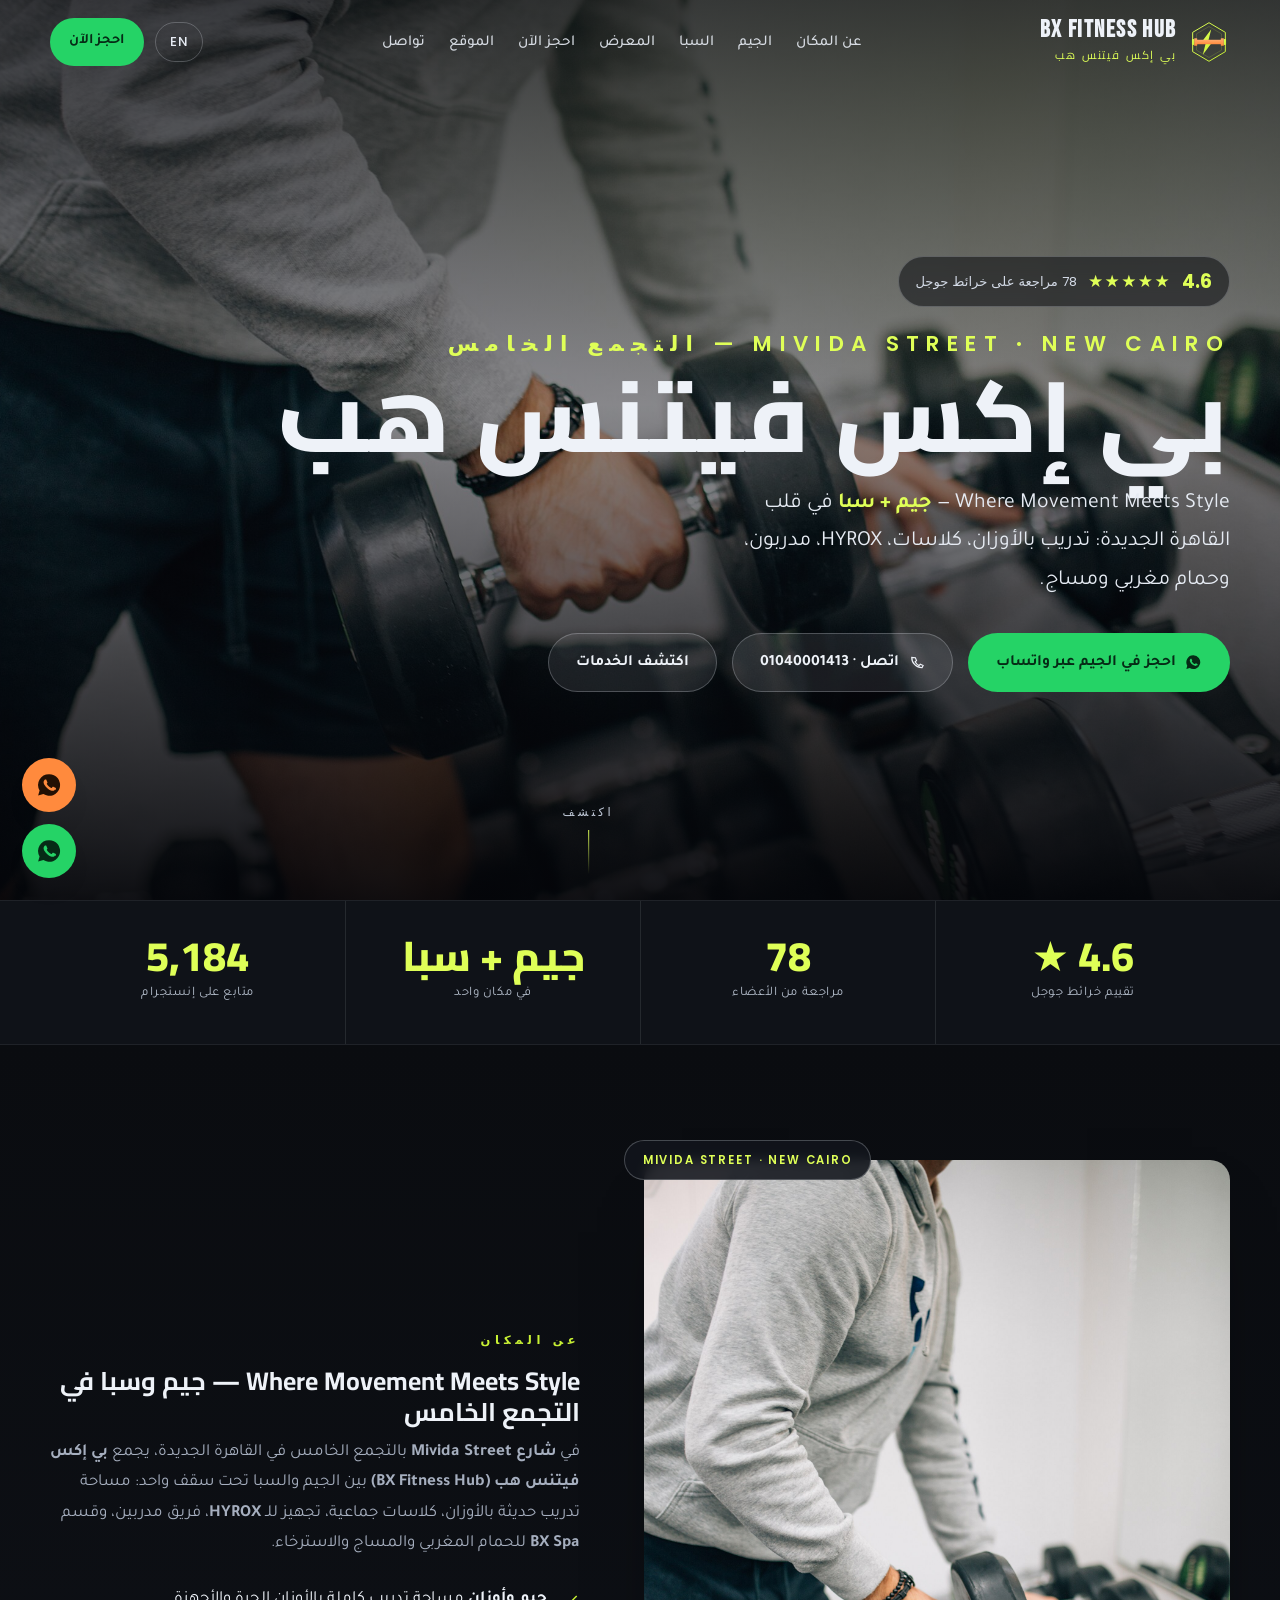
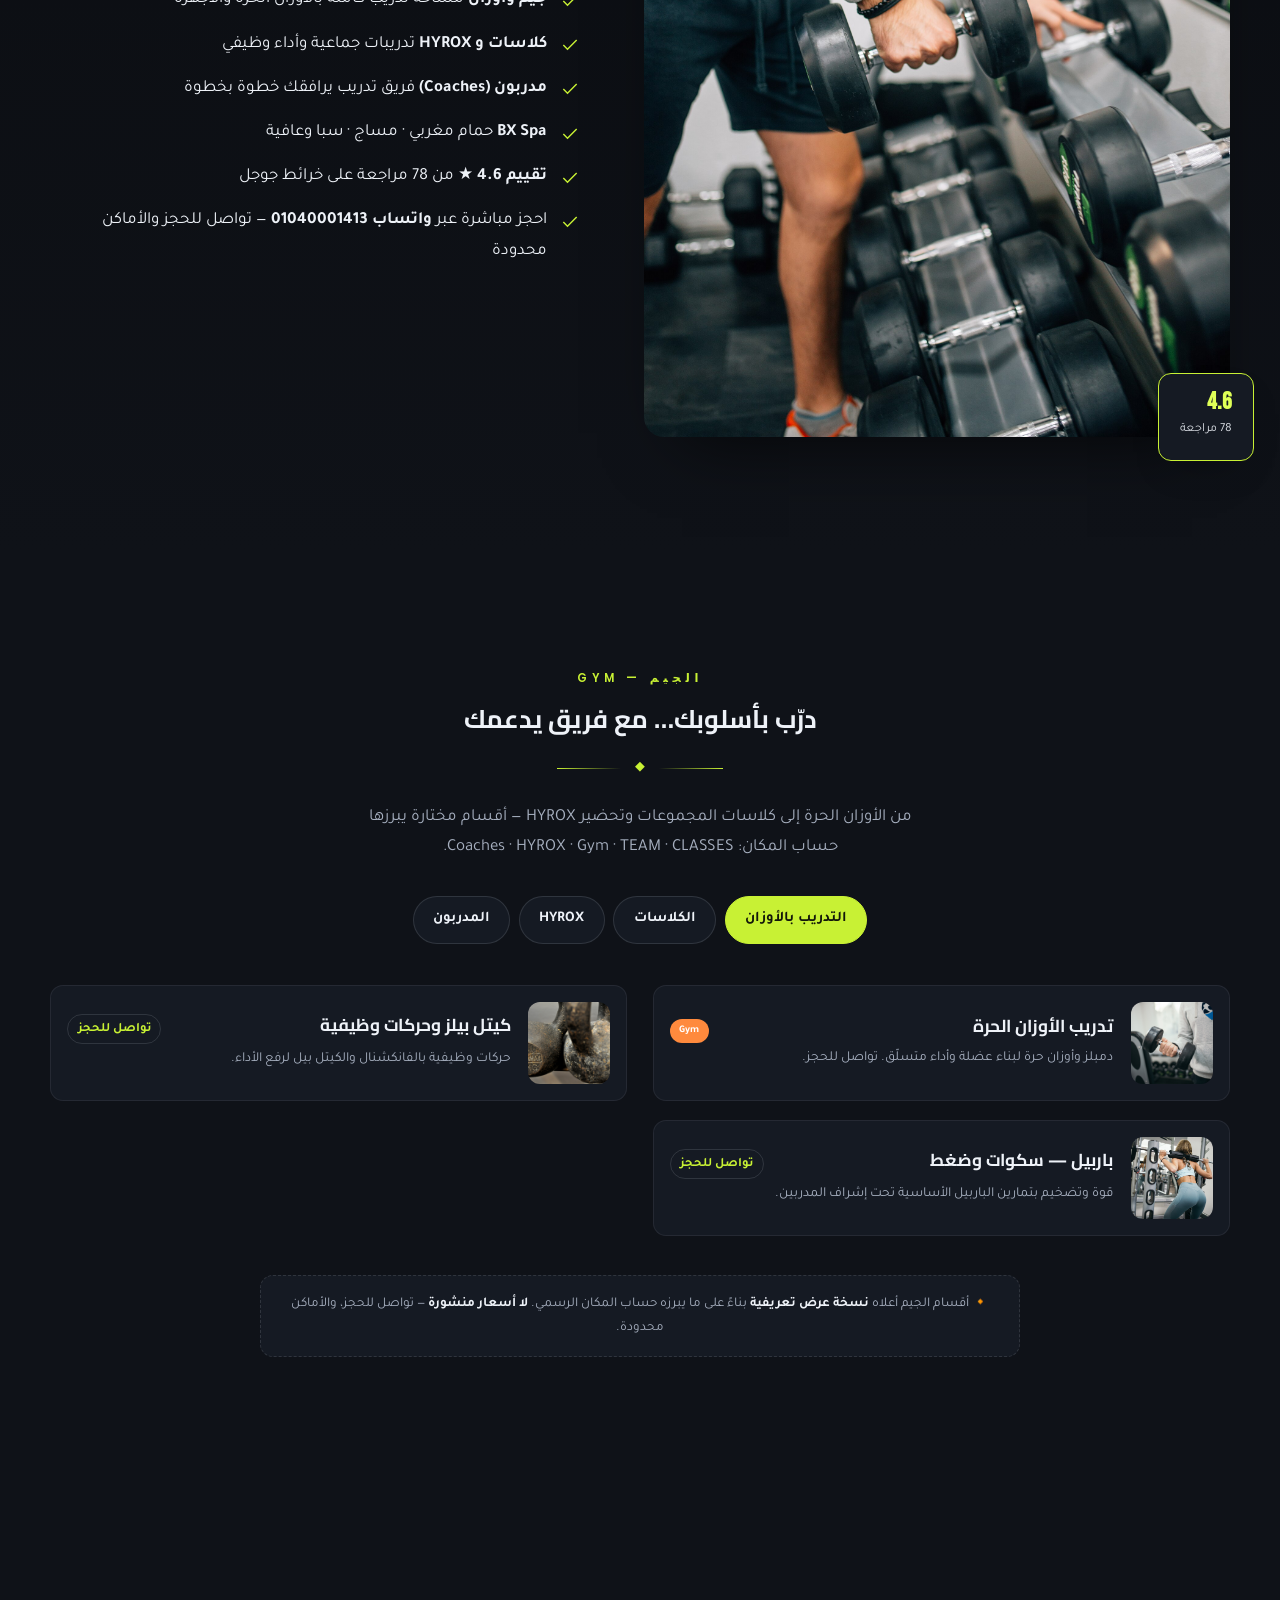
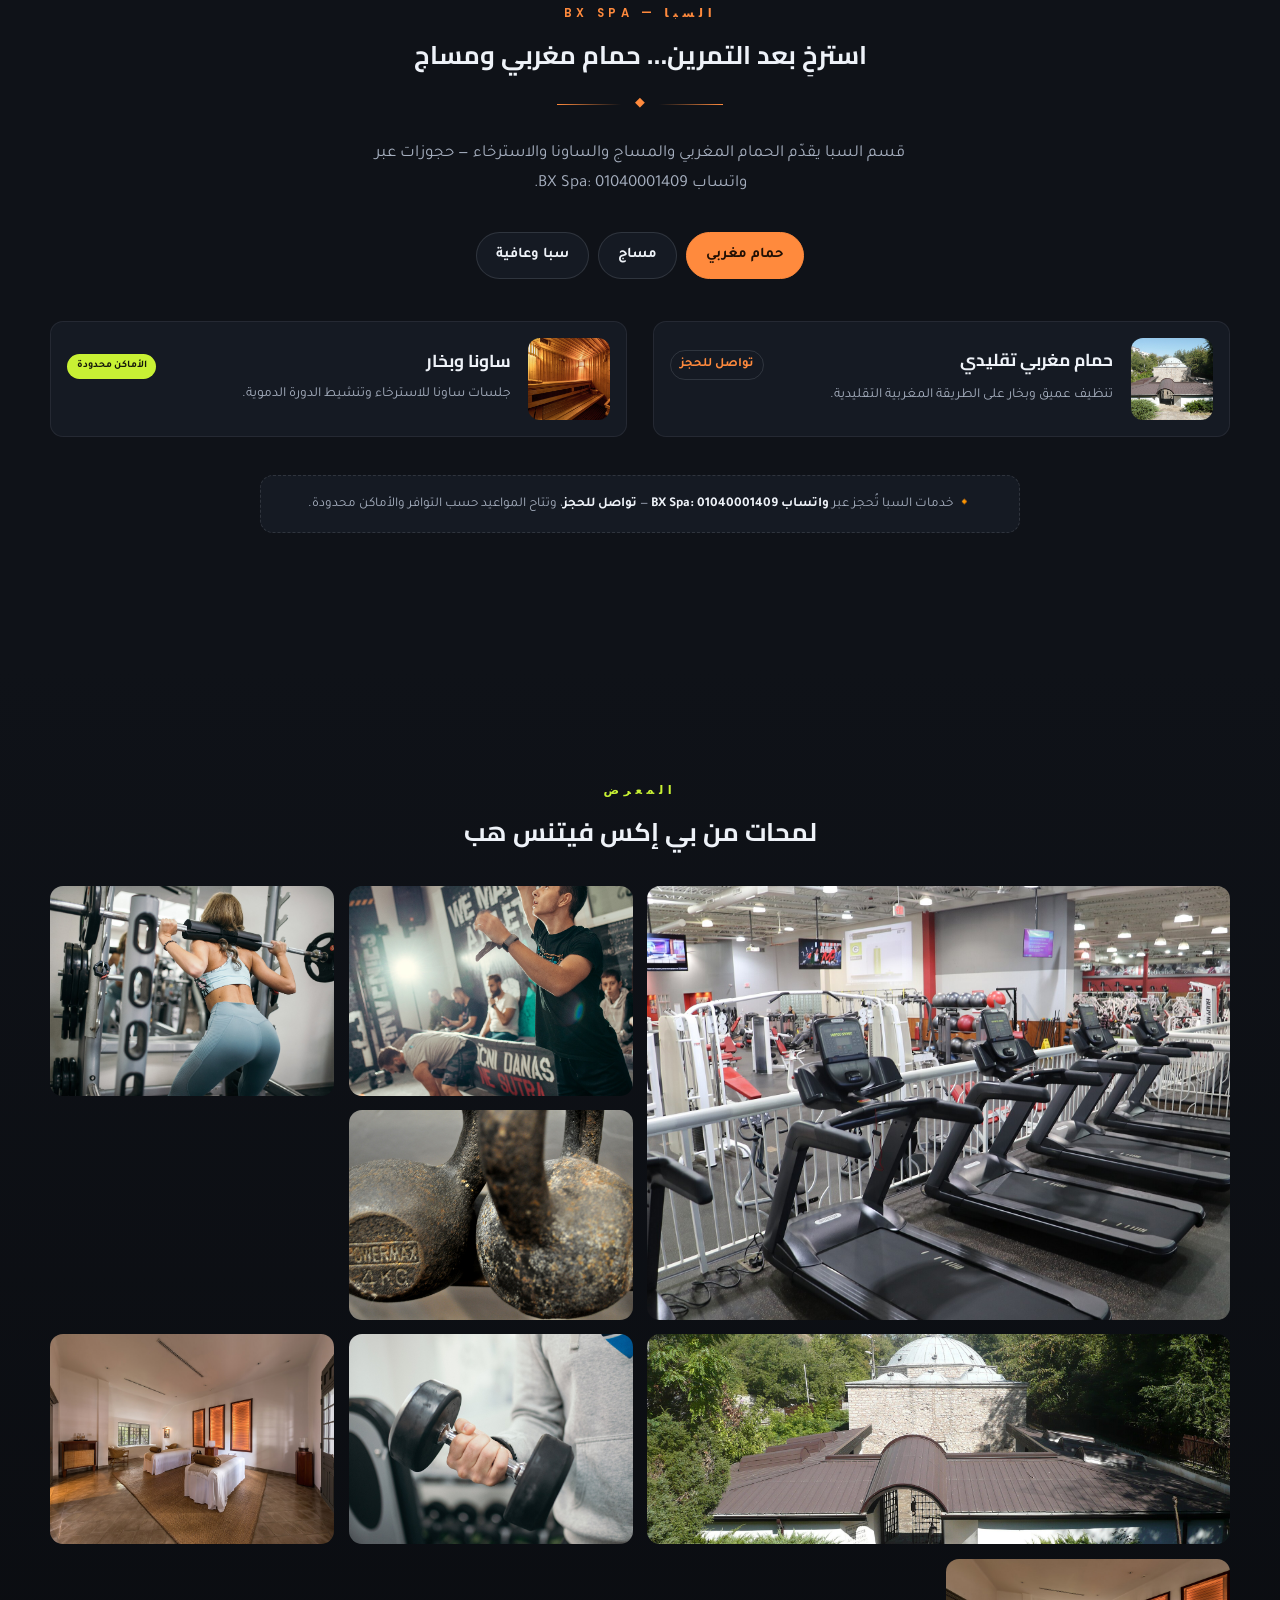
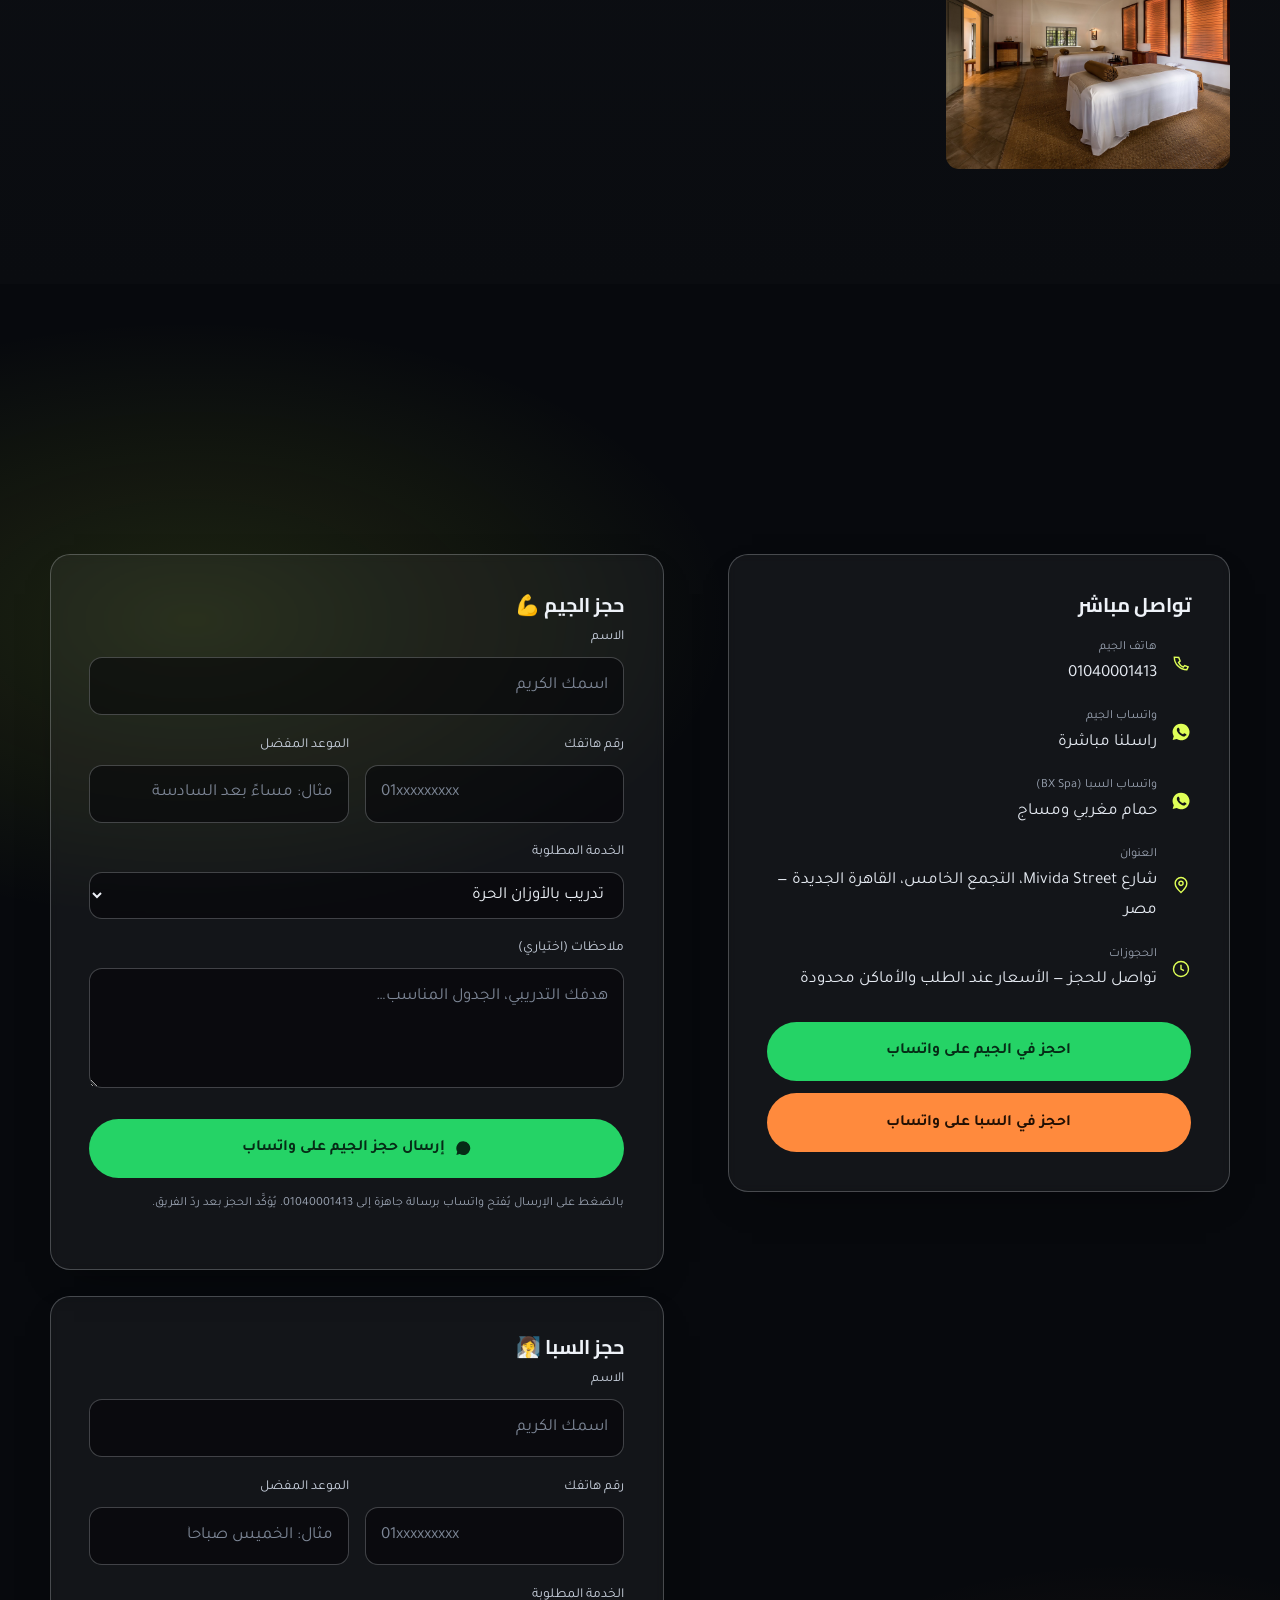
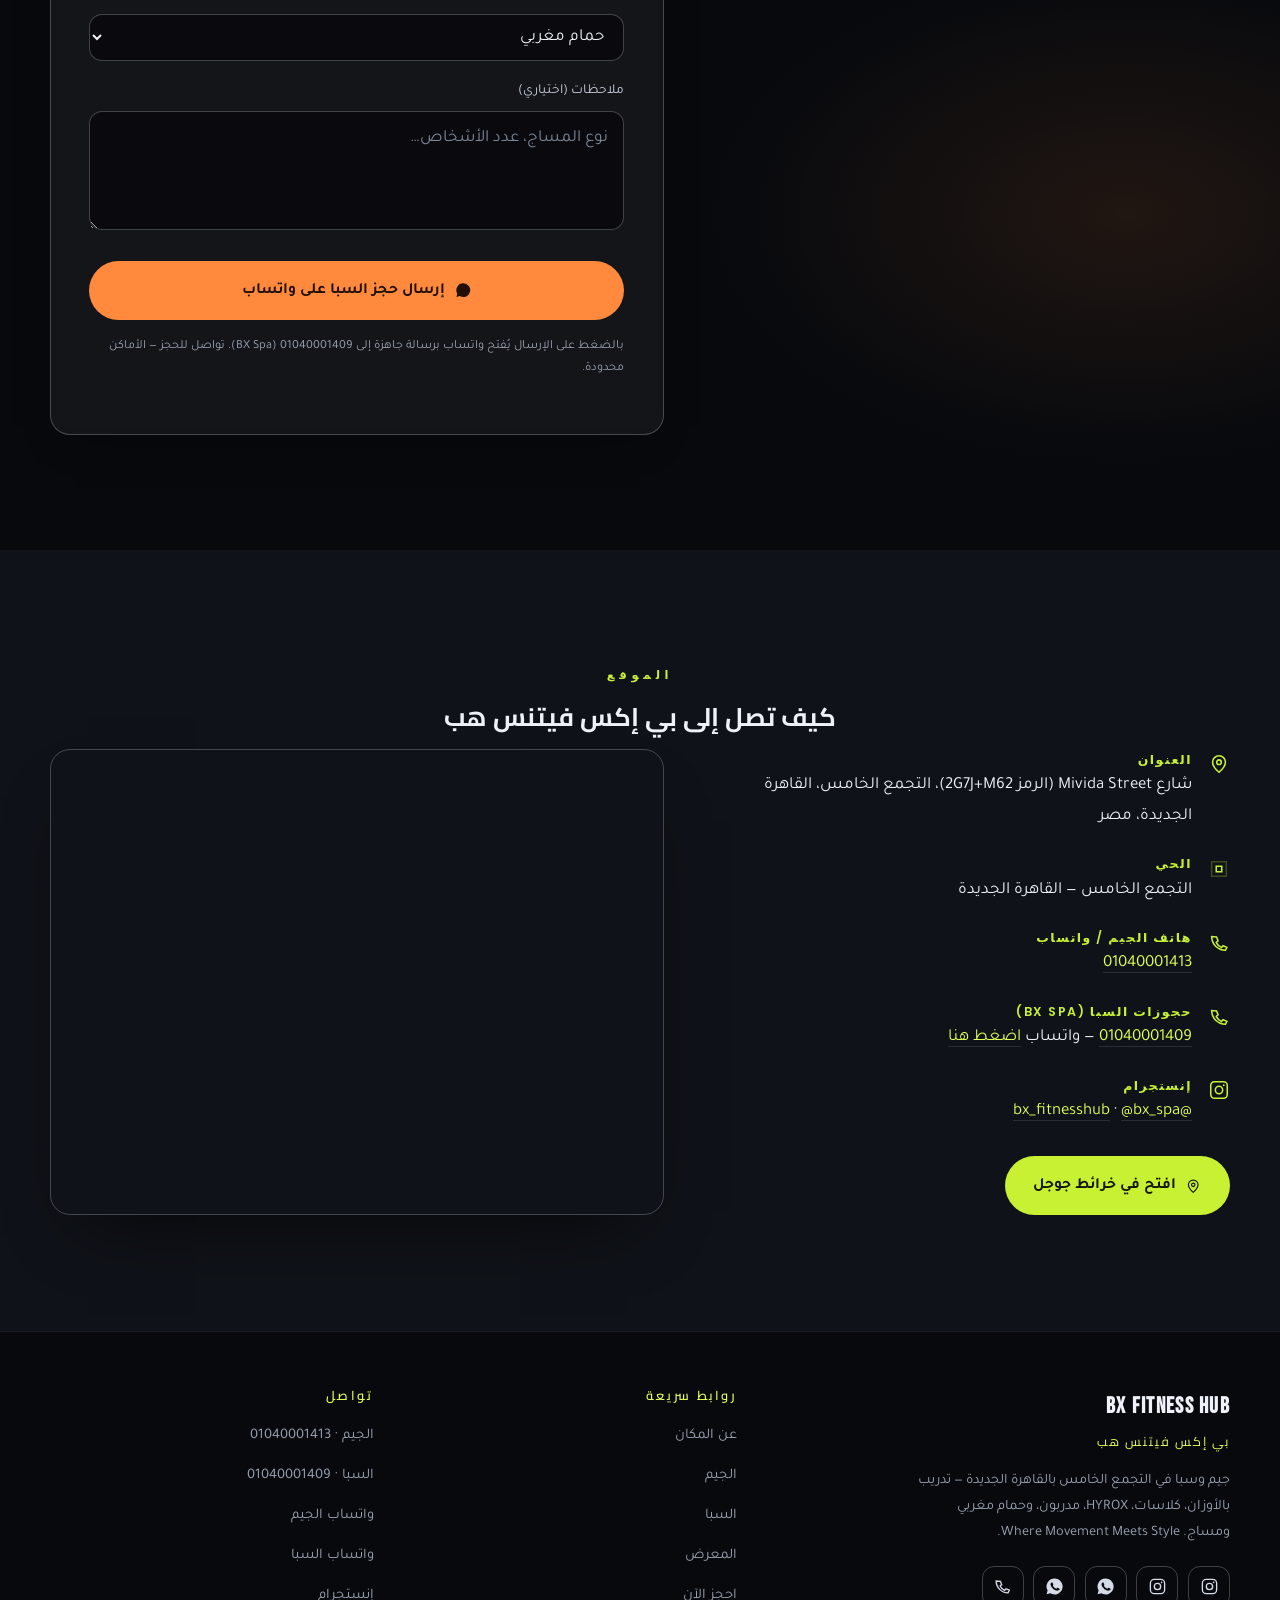
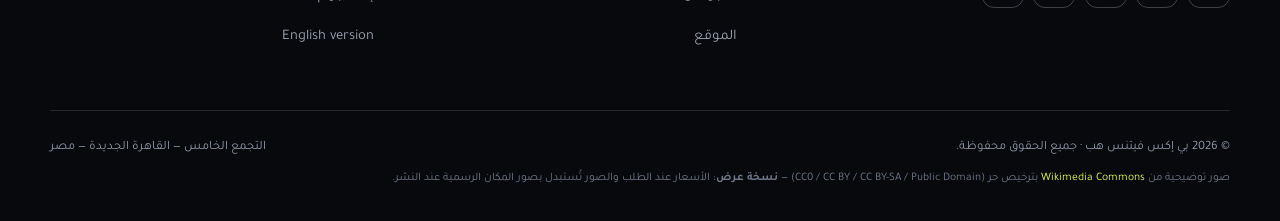
<file: index.html>
<!DOCTYPE html>
<html lang="ar" dir="rtl">
<head>
<meta charset="UTF-8">
<meta name="viewport" content="width=device-width, initial-scale=1">
<title>بي إكس فيتنس هب | جيم وسبا في التجمع الخامس — القاهرة الجديدة</title>
<meta name="description" content="بي إكس فيتنس هب (BX Fitness Hub) — جيم وسبا في التجمع الخامس بالقاهرة الجديدة على شارع Mivida: تدريب بالأوزان، كلاسات، HYROX، مدربون، وقسم سبا (حمام مغربي، مساج، سبا). تقييم 4.6 من 78 مراجعة على خرائط جوجل. احجز الآن عبر واتساب.">
<meta name="theme-color" content="#0A0C10">
<link rel="canonical" href="https://monstorjohan-png.github.io/bx-fitness/">
<link rel="alternate" hreflang="en" href="https://monstorjohan-png.github.io/bx-fitness/en.html">
<link rel="icon" href="assets/img/logo.svg" type="image/svg+xml">

<!-- Open Graph -->
<meta property="og:type" content="business.business">
<meta property="og:title" content="بي إكس فيتنس هب | جيم وسبا في التجمع الخامس — القاهرة الجديدة">
<meta property="og:description" content="جيم + سبا: تدريب بالأوزان، كلاسات، HYROX، مدربون، حمام مغربي ومساج في التجمع الخامس، القاهرة الجديدة. تقييم 4.6 ★ من 78 مراجعة على خرائط جوجل. Where Movement Meets Style.">
<meta property="og:image" content="https://monstorjohan-png.github.io/bx-fitness/assets/img/gym-hero.jpg">
<meta property="og:url" content="https://monstorjohan-png.github.io/bx-fitness/">
<meta property="og:locale" content="ar_EG">
<meta property="og:site_name" content="BX Fitness Hub">

<link rel="preconnect" href="https://fonts.googleapis.com">
<link rel="preconnect" href="https://fonts.gstatic.com" crossorigin>
<link href="https://fonts.googleapis.com/css2?family=Cairo:wght@400;600;700;800&family=Tajawal:wght@300;400;500;700&family=Bebas+Neue&family=Poppins:wght@300;400;500;600&display=swap" rel="stylesheet">
<link rel="stylesheet" href="assets/css/style.css">

<script type="application/ld+json">
{
  "@context": "https://schema.org",
  "@type": ["LocalBusiness", "HealthClub"],
  "name": "بي إكس فيتنس هب",
  "alternateName": "BX Fitness Hub",
  "description": "جيم وسبا في التجمع الخامس بالقاهرة الجديدة على شارع Mivida Street: تدريب بالأوزان، كلاسات، HYROX، مدربون (Coaches)، وقسم سبا BX Spa (حمام مغربي، مساج، سبا وعافية). Where Movement Meets Style.",
  "image": "https://monstorjohan-png.github.io/bx-fitness/assets/img/gym-hero.jpg",
  "url": "https://monstorjohan-png.github.io/bx-fitness/",
  "telephone": "+201040001413",
  "priceRange": "تواصل للحجز",
  "address": {
    "@type": "PostalAddress",
    "streetAddress": "Mivida Street",
    "addressLocality": "التجمع الخامس، القاهرة الجديدة",
    "addressRegion": "محافظة القاهرة",
    "addressCountry": "EG"
  },
  "aggregateRating": {
    "@type": "AggregateRating",
    "ratingValue": "4.6",
    "reviewCount": "78",
    "bestRating": "5"
  },
  "sameAs": [
    "https://www.instagram.com/bx_fitnesshub/",
    "https://www.instagram.com/bx_spa/",
    "https://wa.me/201040001413",
    "https://wa.me/201040001409"
  ]
}
</script>
</head>
<body>

<!-- ============ HEADER ============ -->
<header class="site-header" id="top">
  <div class="wrap header-inner">
    <a class="brand" href="#top">
      <img src="assets/img/logo.svg" alt="شعار بي إكس فيتنس هب" width="42" height="42">
      <span class="brand__meta"><b>BX Fitness Hub</b><small>بي إكس فيتنس هب</small></span>
    </a>

    <nav class="nav" id="nav" aria-label="القائمة الرئيسية">
      <a href="#about">عن المكان</a>
      <a href="#gym">الجيم</a>
      <a href="#spa">السبا</a>
      <a href="#gallery">المعرض</a>
      <a href="#book">احجز الآن</a>
      <a href="#location">الموقع</a>
      <a href="#contact">تواصل</a>
    </nav>

    <div class="header-cta">
      <a class="lang-switch" href="en.html">EN<span class="sr-only"> — English</span></a>
      <a class="btn btn--sm btn--wa" href="https://wa.me/201040001413?text=%D9%85%D8%B1%D8%AD%D8%A8%D9%8B%D8%A7%20BX%20Fitness%20Hub%21%20%D8%A3%D8%B1%D8%BA%D8%A8%20%D9%81%D9%8A%20%D8%AD%D8%AC%D8%B2%20%D8%AC%D9%84%D8%B3%D8%A9%20%D8%AA%D8%AF%D8%B1%D9%8A%D8%A8%20%D9%88%D9%85%D8%B9%D8%B1%D9%81%D8%A9%20%D8%AE%D8%AF%D9%85%D8%A7%D8%AA%20%D8%A7%D9%84%D8%AC%D9%8A%D9%85%20%F0%9F%92%AA" target="_blank" rel="noopener">احجز الآن</a>
      <button class="nav-toggle" id="navToggle" aria-label="فتح القائمة" aria-expanded="false" aria-controls="nav"><span></span></button>
    </div>
  </div>
</header>

<main id="main">
<!-- ============ HERO ============ -->
<section class="hero">
  <div class="hero__bg" role="img" aria-label="لاعب كمال أجسام يرفع دمبل في صالة بي إكس فيتنس هب"></div>
  <div class="hero__veil"></div>
  <div class="wrap">
    <div class="hero__rating reveal">
      <b>4.6</b>
      <span class="stars" aria-hidden="true">★★★★★</span>
      <small>78 مراجعة على خرائط جوجل</small>
    </div>
    <h1 class="hero__name reveal"><span>Mivida Street · New Cairo — التجمع الخامس</span>بي إكس فيتنس هب</h1>
    <p class="hero__tag reveal">Where Movement Meets Style — <b>جيم + سبا</b> في قلب القاهرة الجديدة: تدريب بالأوزان، كلاسات، HYROX، مدربون، وحمام مغربي ومساج.</p>
    <div class="hero__actions reveal">
      <a class="btn btn--wa" href="https://wa.me/201040001413?text=%D9%85%D8%B1%D8%AD%D8%A8%D9%8B%D8%A7%20BX%20Fitness%20Hub%21%20%D8%A3%D8%B1%D8%BA%D8%A8%20%D9%81%D9%8A%20%D8%AD%D8%AC%D8%B2%20%D8%AC%D9%84%D8%B3%D8%A9%20%D8%AA%D8%AF%D8%B1%D9%8A%D8%A8%20%D9%88%D9%85%D8%B9%D8%B1%D9%81%D8%A9%20%D8%AE%D8%AF%D9%85%D8%A7%D8%AA%20%D8%A7%D9%84%D8%AC%D9%8A%D9%85%20%F0%9F%92%AA" target="_blank" rel="noopener">
        <svg viewBox="0 0 24 24" fill="currentColor"><path d="M12 2a10 10 0 0 0-8.7 15l-1.3 4.7 4.8-1.3A10 10 0 1 0 12 2Zm5.5 14.2c-.2.6-1.2 1.2-1.7 1.2-.4 0-1 .1-3.2-.9-2.7-1.2-4.4-4-4.5-4.2-.1-.2-1.1-1.5-1.1-2.8s.7-2 .9-2.2c.2-.3.5-.3.7-.3h.5c.2 0 .4 0 .6.5l.8 2c.1.2.1.4 0 .5l-.4.5c-.1.2-.3.3-.1.6.2.3.8 1.3 1.7 2.1 1.2 1 2.1 1.3 2.4 1.5.3.1.4.1.6-.1l.7-.9c.2-.2.4-.2.6-.1l1.9.9c.5.2.5.4.5.6s0 .9-.2 1.5Z"/></svg>
        احجز في الجيم عبر واتساب
      </a>
      <a class="btn btn--ghost btn--cream" href="tel:+201040001413">
        <svg viewBox="0 0 24 24" fill="none" stroke="currentColor" stroke-width="1.7"><path d="M4 5c0 8.3 6.7 15 15 15l1.6-3.3-4.2-1.7-1.7 2a11.6 11.6 0 0 1-5.7-5.7l2-1.7L9.3 5.4Z"/></svg>
        اتصل · 01040001413
      </a>
      <a class="btn btn--ghost btn--cream" href="#gym">اكتشف الخدمات</a>
    </div>
  </div>
  <div class="scroll-hint" aria-hidden="true"><span>اكتشف</span><i></i></div>
</section>

<!-- ============ STATS ============ -->
<section class="stats" aria-label="أرقام سريعة">
  <div class="wrap stats__grid">
    <div class="stat reveal"><b>4.6 ★</b><span>تقييم خرائط جوجل</span></div>
    <div class="stat reveal"><b>78</b><span>مراجعة من الأعضاء</span></div>
    <div class="stat reveal"><b>جيم + سبا</b><span>في مكان واحد</span></div>
    <div class="stat reveal"><b>5,184</b><span>متابع على إنستجرام</span></div>
  </div>
</section>

<!-- ============ ABOUT ============ -->
<section class="section about" id="about">
  <div class="wrap about__grid">
    <div class="about__media reveal">
      <img src="assets/img/gym-hero.jpg" alt="تدريب بالأوزان داخل صالة بي إكس فيتنس هب" loading="lazy">
      <div class="badge2">MIVIDA STREET · NEW CAIRO</div>
      <div class="badge"><b>4.6</b><span>78 مراجعة</span></div>
    </div>
    <div class="reveal">
      <p class="eyebrow">عن المكان</p>
      <h2>Where Movement Meets Style — جيم وسبا في التجمع الخامس</h2>
      <p class="lead">في <b>شارع Mivida Street</b> بالتجمع الخامس في القاهرة الجديدة، يجمع <b>بي إكس فيتنس هب (BX Fitness Hub)</b> بين الجيم والسبا تحت سقف واحد: مساحة تدريب حديثة بالأوزان، كلاسات جماعية، تجهيز للـ <b>HYROX</b>، فريق مدربين، وقسم <b>BX Spa</b> للحمام المغربي والمساج والاسترخاء.</p>
      <ul class="feature-list">
        <li><svg viewBox="0 0 24 24" fill="none" stroke="currentColor" stroke-width="1.7"><path d="M20 6 9 17l-5-5"/></svg><span><b>جيم وأوزان</b> مساحة تدريب كاملة بالأوزان الحرة والأجهزة</span></li>
        <li><svg viewBox="0 0 24 24" fill="none" stroke="currentColor" stroke-width="1.7"><path d="M20 6 9 17l-5-5"/></svg><span><b>كلاسات و HYROX</b> تدريبات جماعية وأداء وظيفي</span></li>
        <li><svg viewBox="0 0 24 24" fill="none" stroke="currentColor" stroke-width="1.7"><path d="M20 6 9 17l-5-5"/></svg><span><b>مدربون (Coaches)</b> فريق تدريب يرافقك خطوة بخطوة</span></li>
        <li><svg viewBox="0 0 24 24" fill="none" stroke="currentColor" stroke-width="1.7"><path d="M20 6 9 17l-5-5"/></svg><span><b>BX Spa</b> حمام مغربي · مساج · سبا وعافية</span></li>
        <li><svg viewBox="0 0 24 24" fill="none" stroke="currentColor" stroke-width="1.7"><path d="M20 6 9 17l-5-5"/></svg><span><b>تقييم 4.6 ★</b> من 78 مراجعة على خرائط جوجل</span></li>
        <li><svg viewBox="0 0 24 24" fill="none" stroke="currentColor" stroke-width="1.7"><path d="M20 6 9 17l-5-5"/></svg><span>احجز مباشرة عبر <b>واتساب 01040001413</b> — تواصل للحجز والأماكن محدودة</span></li>
      </ul>
    </div>
  </div>
</section>

<!-- ============ GYM ============ -->
<section class="section menu" id="gym">
  <div class="wrap">
    <div class="center reveal">
      <p class="eyebrow">الجيم — Gym</p>
      <h2>درّب بأسلوبك… مع فريق يدعمك</h2>
      <div class="rule" aria-hidden="true"><span>◆</span></div>
      <p class="lead center">من الأوزان الحرة إلى كلاسات المجموعات وتحضير HYROX — أقسام مختارة يبرزها حساب المكان: Coaches · HYROX · Gym · TEAM · CLASSES.</p>
    </div>

    <div class="menu__tabs" role="tablist" aria-label="أقسام الجيم">
      <button role="tab" aria-selected="true" data-tab="weights">التدريب بالأوزان</button>
      <button role="tab" aria-selected="false" data-tab="classes">الكلاسات</button>
      <button role="tab" aria-selected="false" data-tab="hyrox">HYROX</button>
      <button role="tab" aria-selected="false" data-tab="coaches">المدربون</button>
    </div>

    <!-- التدريب بالأوزان -->
    <div class="menu__panel is-active" id="panel-weights" role="tabpanel">
      <div class="dish-grid">
        <article class="dish"><img src="assets/img/dumbbells.jpg" alt="تدريب بالأوزان الحرة والدمبلز في الجيم" loading="lazy"><div class="dish__body"><div class="dish__top"><h3>تدريب الأوزان الحرة</h3><span class="dish__tag">Gym</span></div><p>دمبلز وأوزان حرة لبناء عضلة وأداء متسلّق. تواصل للحجز.</p></div></article>
        <article class="dish"><img src="assets/img/kettlebells.jpg" alt="كيتل بيلز للحركات الوظيفية" loading="lazy"><div class="dish__body"><div class="dish__top"><h3>كيتل بيلز وحركات وظيفية</h3><span class="dish__price">تواصل للحجز</span></div><p>حركات وظيفية بالفانكشنال والكيتل بيل لرفع الأداء.</p></div></article>
        <article class="dish"><img src="assets/img/weights.jpg" alt="تمارين الباربيل والسكوات بالجيم" loading="lazy"><div class="dish__body"><div class="dish__top"><h3>باربيل — سكوات وضغط</h3><span class="dish__price">تواصل للحجز</span></div><p>قوة وتضخيم بتمارين الباربيل الأساسية تحت إشراف المدربين.</p></div></article>
      </div>
    </div>

    <!-- الكلاسات -->
    <div class="menu__panel" id="panel-classes" role="tabpanel">
      <div class="dish-grid">
        <article class="dish"><img src="assets/img/classes.jpg" alt="كلاس لياقة جماعي داخل الجيم" loading="lazy"><div class="dish__body"><div class="dish__top"><h3>كلاسات لياقة جماعية</h3><span class="dish__tag">CLASSES</span></div><p>طاقة جماعية ومواعيد محدودة — تواصل للحجز والأماكن محدودة.</p></div></article>
        <article class="dish"><img src="assets/img/cardio.jpg" alt="منطقة الكارديو في الجيم" loading="lazy"><div class="dish__body"><div class="dish__top"><h3>كارديو و HIIT</h3><span class="dish__price">تواصل للحجز</span></div><p>حرق ولياقة بجلسات الكارديو والتدريب المتقطع عالي الشدة.</p></div></article>
      </div>
    </div>

    <!-- HYROX -->
    <div class="menu__panel" id="panel-hyrox" role="tabpanel">
      <div class="dish-grid">
        <article class="dish"><img src="assets/img/hyrox.jpg" alt="تدريب وظيفي على حبل التسلق" loading="lazy"><div class="dish__body"><div class="dish__top"><h3>تحضير HYROX</h3><span class="dish__tag">HYROX</span></div><p>تجهيز أداء وظيفي متكامل لسباقات HYROX مع خطة تدريب.</p></div></article>
        <article class="dish"><img src="assets/img/gym-floor.jpg" alt="صالة التدريب الوظيفي" loading="lazy"><div class="dish__body"><div class="dish__top"><h3>صالة التدريب الوظيفي</h3><span class="dish__price">تواصل للحجز</span></div><p>مساحة مفتوحة للحركة والتدريب الوظيفي والدورات.</p></div></article>
      </div>
    </div>

    <!-- المدربون -->
    <div class="menu__panel" id="panel-coaches" role="tabpanel">
      <div class="dish-grid">
        <article class="dish"><img src="assets/img/coaches.jpg" alt="جلسة تدريب فردية مع مدرب" loading="lazy"><div class="dish__body"><div class="dish__top"><h3>تدريب فردي مع كوتش</h3><span class="dish__tag">COACHES</span></div><p>جلسات فردية مع فريق المدربين لهدفك الخاص — تواصل للحجز.</p></div></article>
      </div>
    </div>

    <p class="menu-note">🔸 أقسام الجيم أعلاه <b>نسخة عرض تعريفية</b> بناءً على ما يبرزه حساب المكان الرسمي. <b>لا أسعار منشورة</b> — تواصل للحجز، والأماكن محدودة.</p>
  </div>
</section>

<!-- ============ SPA ============ -->
<section class="section menu menu--spa" id="spa">
  <div class="wrap">
    <div class="center reveal">
      <p class="eyebrow">السبا — BX Spa</p>
      <h2>استرخِ بعد التمرين… حمام مغربي ومساج</h2>
      <div class="rule" aria-hidden="true"><span>◆</span></div>
      <p class="lead center">قسم السبا يقدّم الحمام المغربي والمساج والساونا والاسترخاء — حجوزات عبر واتساب BX Spa: 01040001409.</p>
    </div>

    <div class="menu__tabs" role="tablist" aria-label="أقسام السبا">
      <button role="tab" aria-selected="true" data-tab="hammam">حمام مغربي</button>
      <button role="tab" aria-selected="false" data-tab="massage">مساج</button>
      <button role="tab" aria-selected="false" data-tab="relax">سبا وعافية</button>
    </div>

    <!-- حمام مغربي -->
    <div class="menu__panel is-active" id="panel-hammam" role="tabpanel">
      <div class="dish-grid">
        <article class="dish"><img src="assets/img/hammam.jpg" alt="حمام مغربي تقليدي بالبخار" loading="lazy"><div class="dish__body"><div class="dish__top"><h3>حمام مغربي تقليدي</h3><span class="dish__price">تواصل للحجز</span></div><p>تنظيف عميق وبخار على الطريقة المغربية التقليدية.</p></div></article>
        <article class="dish"><img src="assets/img/sauna.jpg" alt="ساونا خشبية داخل السبا" loading="lazy"><div class="dish__body"><div class="dish__top"><h3>ساونا وبخار</h3><span class="dish__tag">الأماكن محدودة</span></div><p>جلسات ساونا للاسترخاء وتنشيط الدورة الدموية.</p></div></article>
      </div>
    </div>

    <!-- مساج -->
    <div class="menu__panel" id="panel-massage" role="tabpanel">
      <div class="dish-grid">
        <article class="dish"><img src="assets/img/massage.jpg" alt="جلسة مساج استرخائي في السبا" loading="lazy"><div class="dish__body"><div class="dish__top"><h3>جلسات مساج</h3><span class="dish__price">تواصل للحجز</span></div><p>مساج استرخائي وعلاجي بعد التمرين أو ليومك المضغوط.</p></div></article>
        <article class="dish"><img src="assets/img/spa-room.jpg" alt="جناح مساج فاخر داخل السبا" loading="lazy"><div class="dish__body"><div class="dish__top"><h3>أجنحة المساج الفاخرة</h3><span class="dish__tag">الأماكن محدودة</span></div><p>أجنحة خاصة بهدوء تام — احجز مسبقاً عبر واتساب.</p></div></article>
      </div>
    </div>

    <!-- سبا وعافية -->
    <div class="menu__panel" id="panel-relax" role="tabpanel">
      <div class="dish-grid">
        <article class="dish"><img src="assets/img/spa-interior.jpg" alt="أجواء سبا هادئة" loading="lazy"><div class="dish__body"><div class="dish__top"><h3>سبا وعافية</h3><span class="dish__price">تواصل للحجز</span></div><p>أجواء هادئة ورعاية كاملة لاسترخاء الجسم والذهن.</p></div></article>
      </div>
    </div>

    <p class="menu-note">🔸 خدمات السبا تُحجز عبر <b>واتساب BX Spa: 01040001409</b> — <b>تواصل للحجز</b>، وتتاح المواعيد حسب التوافر والأماكن محدودة.</p>
  </div>
</section>

<!-- ============ GALLERY ============ -->
<section class="section gallery" id="gallery">
  <div class="wrap">
    <div class="center reveal">
      <p class="eyebrow">المعرض</p>
      <h2>لمحات من بي إكس فيتنس هب</h2>
    </div>
    <div class="gallery__grid reveal">
      <a class="g--w2 g--h2" href="assets/img/gym-floor.jpg" target="_blank" rel="noopener"><img src="assets/img/gym-floor.jpg" alt="صالة التدريب الوظيفي" loading="lazy"></a>
      <a href="assets/img/classes.jpg" target="_blank" rel="noopener"><img src="assets/img/classes.jpg" alt="كلاس لياقة جماعي" loading="lazy"></a>
      <a href="assets/img/weights.jpg" target="_blank" rel="noopener"><img src="assets/img/weights.jpg" alt="تمارين الباربيل" loading="lazy"></a>
      <a href="assets/img/kettlebells.jpg" target="_blank" rel="noopener"><img src="assets/img/kettlebells.jpg" alt="كيتل بيلز" loading="lazy"></a>
      <a class="g--w2" href="assets/img/hammam.jpg" target="_blank" rel="noopener"><img src="assets/img/hammam.jpg" alt="حمام مغربي" loading="lazy"></a>
      <a href="assets/img/dumbbells.jpg" target="_blank" rel="noopener"><img src="assets/img/dumbbells.jpg" alt="أوزان حرة ودمبلز" loading="lazy"></a>
      <a href="assets/img/spa-room.jpg" target="_blank" rel="noopener"><img src="assets/img/spa-room.jpg" alt="جناح مساج" loading="lazy"></a>
      <a href="assets/img/massage.jpg" target="_blank" rel="noopener"><img src="assets/img/massage.jpg" alt="جلسة مساج" loading="lazy"></a>
    </div>
  </div>
</section>

<!-- ============ BOOK ============ -->
<section class="section order" id="book">
  <div class="wrap">
    <div class="center reveal">
      <p class="eyebrow">احجز الآن</p>
      <h2>حجزك على خطوة واحدة… على واتساب</h2>
      <p class="lead center">املأ بياناتك وسيتم تجهيز رسالة واتساب جاهزة للإرسال — للجيم أو للسبا — أو اتصل بنا مباشرة. تواصل للحجز والأماكن محدودة.</p>
    </div>

    <div class="order__grid">
      <div class="card reveal">
        <h3>تواصل مباشر</h3>
        <div class="contact-lines">
          <a href="tel:+201040001413">
            <svg viewBox="0 0 24 24" fill="none" stroke="currentColor" stroke-width="1.7"><path d="M4 5c0 8.3 6.7 15 15 15l1.6-3.3-4.2-1.7-1.7 2a11.6 11.6 0 0 1-5.7-5.7l2-1.7L9.3 5.4Z"/></svg>
            <span><small>هاتف الجيم</small>01040001413</span>
          </a>
          <a href="https://wa.me/201040001413" target="_blank" rel="noopener">
            <svg viewBox="0 0 24 24" fill="currentColor"><path d="M12 2a10 10 0 0 0-8.7 15l-1.3 4.7 4.8-1.3A10 10 0 1 0 12 2Zm5.5 14.2c-.2.6-1.2 1.2-1.7 1.2-.4 0-1 .1-3.2-.9-2.7-1.2-4.4-4-4.5-4.2-.1-.2-1.1-1.5-1.1-2.8s.7-2 .9-2.2c.2-.3.5-.3.7-.3h.5c.2 0 .4 0 .6.5l.8 2c.1.2.1.4 0 .5l-.4.5c-.1.2-.3.3-.1.6.2.3.8 1.3 1.7 2.1 1.2 1 2.1 1.3 2.4 1.5.3.1.4.1.6-.1l.7-.9c.2-.2.4-.2.6-.1l1.9.9c.5.2.5.4.5.6s0 .9-.2 1.5Z"/></svg>
            <span><small>واتساب الجيم</small>راسلنا مباشرة</span>
          </a>
          <a href="https://wa.me/201040001409" target="_blank" rel="noopener">
            <svg viewBox="0 0 24 24" fill="currentColor"><path d="M12 2a10 10 0 0 0-8.7 15l-1.3 4.7 4.8-1.3A10 10 0 1 0 12 2Zm5.5 14.2c-.2.6-1.2 1.2-1.7 1.2-.4 0-1 .1-3.2-.9-2.7-1.2-4.4-4-4.5-4.2-.1-.2-1.1-1.5-1.1-2.8s.7-2 .9-2.2c.2-.3.5-.3.7-.3h.5c.2 0 .4 0 .6.5l.8 2c.1.2.1.4 0 .5l-.4.5c-.1.2-.3.3-.1.6.2.3.8 1.3 1.7 2.1 1.2 1 2.1 1.3 2.4 1.5.3.1.4.1.6-.1l.7-.9c.2-.2.4-.2.6-.1l1.9.9c.5.2.5.4.5.6s0 .9-.2 1.5Z"/></svg>
            <span><small>واتساب السبا (BX Spa)</small>حمام مغربي ومساج</span>
          </a>
          <div>
            <svg viewBox="0 0 24 24" fill="none" stroke="currentColor" stroke-width="1.7"><path d="M12 21s7-6 7-11a7 7 0 1 0-14 0c0 5 7 11 7 11Z"/><circle cx="12" cy="10" r="2.5"/></svg>
            <span><small>العنوان</small>شارع Mivida Street، التجمع الخامس، القاهرة الجديدة — مصر</span>
          </div>
          <div>
            <svg viewBox="0 0 24 24" fill="none" stroke="currentColor" stroke-width="1.7"><circle cx="12" cy="12" r="9"/><path d="M12 7v5l3.5 2"/></svg>
            <span><small>الحجوزات</small>تواصل للحجز — الأسعار عند الطلب والأماكن محدودة</span>
          </div>
        </div>
        <a class="btn btn--wa" style="margin-top:1.6rem;width:100%" href="https://wa.me/201040001413?text=%D9%85%D8%B1%D8%AD%D8%A8%D9%8B%D8%A7%20BX%20Fitness%20Hub%21%20%D8%A3%D8%B1%D8%BA%D8%A8%20%D9%81%D9%8A%20%D8%AD%D8%AC%D8%B2%20%D8%AC%D9%84%D8%B3%D8%A9%20%D8%AA%D8%AF%D8%B1%D9%8A%D8%A8%20%D9%88%D9%85%D8%B9%D8%B1%D9%81%D8%A9%20%D8%AE%D8%AF%D9%85%D8%A7%D8%AA%20%D8%A7%D9%84%D8%AC%D9%8A%D9%85%20%F0%9F%92%AA" target="_blank" rel="noopener">احجز في الجيم على واتساب</a>
        <a class="btn btn--fire" style="margin-top:.8rem;width:100%" href="https://wa.me/201040001409?text=%D9%85%D8%B1%D8%AD%D8%A8%D9%8B%D8%A7%20BX%20Spa%21%20%D8%A3%D8%B1%D8%BA%D8%A8%20%D9%81%D9%8A%20%D8%AD%D8%AC%D8%B2%20%D8%AD%D9%85%D8%A7%D9%85%20%D9%85%D8%BA%D8%B1%D8%A8%D9%8A%20%D8%A3%D9%88%20%D9%85%D8%B3%D8%A7%D8%AC%20%F0%9F%A7%96%E2%80%8D%E2%99%80%EF%B8%8F" target="_blank" rel="noopener">احجز في السبا على واتساب</a>
      </div>

      <div>
        <form class="card reveal" id="bookGymForm" data-wa="201040001413" novalidate>
          <h3>حجز الجيم 💪</h3>
          <div class="field">
            <label for="gName">الاسم</label>
            <input id="gName" name="name" type="text" placeholder="اسمك الكريم" required>
          </div>
          <div class="field field--row">
            <div>
              <label for="gPhone">رقم هاتفك</label>
              <input id="gPhone" name="phone" type="tel" inputmode="tel" placeholder="01xxxxxxxxx">
            </div>
            <div>
              <label for="gWhen">الموعد المفضل</label>
              <input id="gWhen" name="when" type="text" placeholder="مثال: مساءً بعد السادسة">
            </div>
          </div>
          <div class="field">
            <label for="gService">الخدمة المطلوبة</label>
            <select id="gService" name="service">
              <option>تدريب بالأوزان الحرة</option>
              <option>كلاس جماعي</option>
              <option>كارديو و HIIT</option>
              <option>تحضير HYROX</option>
              <option>تدريب فردي مع كوتش</option>
              <option>عضوية / استفسار</option>
            </select>
          </div>
          <div class="field">
            <label for="gNotes">ملاحظات (اختياري)</label>
            <textarea id="gNotes" name="notes" rows="3" placeholder="هدفك التدريبي، الجدول المناسب…"></textarea>
          </div>
          <button class="btn btn--wa" type="submit" style="width:100%">
            <svg viewBox="0 0 24 24" fill="currentColor"><path d="M12 2a10 10 0 0 0-8.7 15l-1.3 4.7 4.8-1.3A10 10 0 1 0 12 2Z"/></svg>
            إرسال حجز الجيم على واتساب
          </button>
          <p class="hint">بالضغط على الإرسال يُفتح واتساب برسالة جاهزة إلى 01040001413. يُؤكَّد الحجز بعد ردّ الفريق.</p>
        </form>

        <form class="card reveal" id="bookSpaForm" data-wa="201040001409" novalidate>
          <h3>حجز السبا 🧖‍♀️</h3>
          <div class="field">
            <label for="sName">الاسم</label>
            <input id="sName" name="name" type="text" placeholder="اسمك الكريم" required>
          </div>
          <div class="field field--row">
            <div>
              <label for="sPhone">رقم هاتفك</label>
              <input id="sPhone" name="phone" type="tel" inputmode="tel" placeholder="01xxxxxxxxx">
            </div>
            <div>
              <label for="sWhen">الموعد المفضل</label>
              <input id="sWhen" name="when" type="text" placeholder="مثال: الخميس صباحاً">
            </div>
          </div>
          <div class="field">
            <label for="sService">الخدمة المطلوبة</label>
            <select id="sService" name="service">
              <option>حمام مغربي</option>
              <option>مساج</option>
              <option>ساونا</option>
              <option>سبا وعافية</option>
              <option>استفسار / حجز</option>
            </select>
          </div>
          <div class="field">
            <label for="sNotes">ملاحظات (اختياري)</label>
            <textarea id="sNotes" name="notes" rows="3" placeholder="نوع المساج، عدد الأشخاص…"></textarea>
          </div>
          <button class="btn btn--fire" type="submit" style="width:100%">
            <svg viewBox="0 0 24 24" fill="currentColor"><path d="M12 2a10 10 0 0 0-8.7 15l-1.3 4.7 4.8-1.3A10 10 0 1 0 12 2Z"/></svg>
            إرسال حجز السبا على واتساب
          </button>
          <p class="hint">بالضغط على الإرسال يُفتح واتساب برسالة جاهزة إلى 01040001409 (BX Spa). تواصل للحجز — الأماكن محدودة.</p>
        </form>
      </div>
    </div>
  </div>
</section>

<!-- ============ LOCATION ============ -->
<section class="section location" id="location">
  <div class="wrap">
    <div class="center reveal">
      <p class="eyebrow">الموقع</p>
      <h2>كيف تصل إلى بي إكس فيتنس هب</h2>
    </div>
    <div class="order__grid" style="align-items:stretch">
      <div class="reveal">
        <ul class="info-list">
          <li>
            <svg viewBox="0 0 24 24" fill="none" stroke="currentColor" stroke-width="1.7"><path d="M12 21s7-6 7-11a7 7 0 1 0-14 0c0 5 7 11 7 11Z"/><circle cx="12" cy="10" r="2.5"/></svg>
            <div><b>العنوان</b><span>شارع Mivida Street (الرمز 2G7J+M62)، التجمع الخامس، القاهرة الجديدة، مصر</span></div>
          </li>
          <li>
            <svg viewBox="0 0 24 24" fill="none" stroke="currentColor" stroke-width="1.7"><path d="M4 4h16v16H4z" opacity=".25"/><path d="M9 9h6v6H9z"/></svg>
            <div><b>الحي</b><span>التجمع الخامس — القاهرة الجديدة</span></div>
          </li>
          <li>
            <svg viewBox="0 0 24 24" fill="none" stroke="currentColor" stroke-width="1.7"><path d="M4 5c0 8.3 6.7 15 15 15l1.6-3.3-4.2-1.7-1.7 2a11.6 11.6 0 0 1-5.7-5.7l2-1.7L9.3 5.4Z"/></svg>
            <div><b>هاتف الجيم / واتساب</b><span><a href="tel:+201040001413">01040001413</a></span></div>
          </li>
          <li>
            <svg viewBox="0 0 24 24" fill="none" stroke="currentColor" stroke-width="1.7"><path d="M4 5c0 8.3 6.7 15 15 15l1.6-3.3-4.2-1.7-1.7 2a11.6 11.6 0 0 1-5.7-5.7l2-1.7L9.3 5.4Z"/></svg>
            <div><b>حجوزات السبا (BX Spa)</b><span><a href="tel:+201040001409">01040001409</a> — واتساب <a href="https://wa.me/201040001409" target="_blank" rel="noopener">اضغط هنا</a></span></div>
          </li>
          <li>
            <svg viewBox="0 0 24 24" fill="none" stroke="currentColor" stroke-width="1.7"><rect x="3" y="3" width="18" height="18" rx="4"/><circle cx="12" cy="12" r="4"/><circle cx="17.2" cy="6.8" r="1" fill="currentColor" stroke="none"/></svg>
            <div><b>إنستجرام</b><span><a href="https://www.instagram.com/bx_fitnesshub/" target="_blank" rel="noopener">@bx_fitnesshub</a> · <a href="https://www.instagram.com/bx_spa/" target="_blank" rel="noopener">@bx_spa</a></span></div>
          </li>
        </ul>
        <a class="btn" style="margin-top:1.8rem" href="https://www.google.com/maps/search/?api=1&amp;query=2G7J%2BM62+Mivida+St+New+Cairo" target="_blank" rel="noopener">
          <svg viewBox="0 0 24 24" fill="none" stroke="currentColor" stroke-width="1.7"><path d="M12 21s7-6 7-11a7 7 0 1 0-14 0c0 5 7 11 7 11Z"/><circle cx="12" cy="10" r="2.5"/></svg>
          افتح في خرائط جوجل
        </a>
      </div>
      <div class="map-frame reveal">
        <iframe title="موقع بي إكس فيتنس هب على الخريطة" src="https://www.google.com/maps?q=Mivida%20Street%2C%20New%20Cairo%2C%20Egypt&amp;output=embed&amp;hl=ar" loading="lazy" referrerpolicy="no-referrer-when-downgrade"></iframe>
      </div>
    </div>
  </div>
</section>

</main>
<!-- ============ FOOTER ============ -->
<footer class="site-footer" id="contact">
  <div class="wrap footer-grid">
    <div class="footer-brand">
      <b>BX Fitness Hub</b>
      <span class="ar">بي إكس فيتنس هب</span>
      <p>جيم وسبا في التجمع الخامس بالقاهرة الجديدة — تدريب بالأوزان، كلاسات، HYROX، مدربون، وحمام مغربي ومساج. Where Movement Meets Style.</p>
      <div class="social">
        <a href="https://www.instagram.com/bx_fitnesshub/" target="_blank" rel="noopener" aria-label="إنستجرام الجيم">
          <svg viewBox="0 0 24 24" fill="none" stroke="currentColor" stroke-width="1.7"><rect x="3" y="3" width="18" height="18" rx="5"/><circle cx="12" cy="12" r="4"/><circle cx="17.2" cy="6.8" r="1" fill="currentColor" stroke="none"/></svg>
        </a>
        <a href="https://www.instagram.com/bx_spa/" target="_blank" rel="noopener" aria-label="إنستجرام السبا">
          <svg viewBox="0 0 24 24" fill="none" stroke="currentColor" stroke-width="1.7"><rect x="3" y="3" width="18" height="18" rx="5"/><circle cx="12" cy="12" r="4"/><circle cx="17.2" cy="6.8" r="1" fill="currentColor" stroke="none"/></svg>
        </a>
        <a href="https://wa.me/201040001413" target="_blank" rel="noopener" aria-label="واتساب الجيم">
          <svg viewBox="0 0 24 24" fill="currentColor"><path d="M12 2a10 10 0 0 0-8.7 15l-1.3 4.7 4.8-1.3A10 10 0 1 0 12 2Zm5.5 14.2c-.2.6-1.2 1.2-1.7 1.2-.4 0-1 .1-3.2-.9-2.7-1.2-4.4-4-4.5-4.2-.1-.2-1.1-1.5-1.1-2.8s.7-2 .9-2.2c.2-.3.5-.3.7-.3h.5c.2 0 .4 0 .6.5l.8 2c.1.2.1.4 0 .5l-.4.5c-.1.2-.3.3-.1.6.2.3.8 1.3 1.7 2.1 1.2 1 2.1 1.3 2.4 1.5.3.1.4.1.6-.1l.7-.9c.2-.2.4-.2.6-.1l1.9.9c.5.2.5.4.5.6s0 .9-.2 1.5Z"/></svg>
        </a>
        <a href="https://wa.me/201040001409" target="_blank" rel="noopener" aria-label="واتساب السبا">
          <svg viewBox="0 0 24 24" fill="currentColor"><path d="M12 2a10 10 0 0 0-8.7 15l-1.3 4.7 4.8-1.3A10 10 0 1 0 12 2Zm5.5 14.2c-.2.6-1.2 1.2-1.7 1.2-.4 0-1 .1-3.2-.9-2.7-1.2-4.4-4-4.5-4.2-.1-.2-1.1-1.5-1.1-2.8s.7-2 .9-2.2c.2-.3.5-.3.7-.3h.5c.2 0 .4 0 .6.5l.8 2c.1.2.1.4 0 .5l-.4.5c-.1.2-.3.3-.1.6.2.3.8 1.3 1.7 2.1 1.2 1 2.1 1.3 2.4 1.5.3.1.4.1.6-.1l.7-.9c.2-.2.4-.2.6-.1l1.9.9c.5.2.5.4.5.6s0 .9-.2 1.5Z"/></svg>
        </a>
        <a href="tel:+201040001413" aria-label="اتصال هاتفي">
          <svg viewBox="0 0 24 24" fill="none" stroke="currentColor" stroke-width="1.7"><path d="M4 5c0 8.3 6.7 15 15 15l1.6-3.3-4.2-1.7-1.7 2a11.6 11.6 0 0 1-5.7-5.7l2-1.7L9.3 5.4Z"/></svg>
        </a>
      </div>
    </div>

    <div class="footer-col">
      <h3>روابط سريعة</h3>
      <ul>
        <li><a href="#about">عن المكان</a></li>
        <li><a href="#gym">الجيم</a></li>
        <li><a href="#spa">السبا</a></li>
        <li><a href="#gallery">المعرض</a></li>
        <li><a href="#book">احجز الآن</a></li>
        <li><a href="#location">الموقع</a></li>
      </ul>
    </div>

    <div class="footer-col">
      <h3>تواصل</h3>
      <ul>
        <li><a href="tel:+201040001413">الجيم · 01040001413</a></li>
        <li><a href="tel:+201040001409">السبا · 01040001409</a></li>
        <li><a href="https://wa.me/201040001413" target="_blank" rel="noopener">واتساب الجيم</a></li>
        <li><a href="https://wa.me/201040001409" target="_blank" rel="noopener">واتساب السبا</a></li>
        <li><a href="https://www.instagram.com/bx_fitnesshub/" target="_blank" rel="noopener">إنستجرام</a></li>
        <li><a href="en.html">English version</a></li>
      </ul>
    </div>
  </div>

  <div class="wrap footer-bottom">
    <span>© <span id="year">2026</span> بي إكس فيتنس هب · جميع الحقوق محفوظة.</span>
    <span>التجمع الخامس — القاهرة الجديدة — مصر</span>
  </div>
  <div class="wrap credits">
    صور توضيحية من <a href="https://commons.wikimedia.org/" target="_blank" rel="noopener">Wikimedia Commons</a> بترخيص حر (CC0 / CC BY / CC BY-SA / Public Domain) — <b>نسخة عرض</b>: الأسعار عند الطلب والصور تُستبدل بصور المكان الرسمية عند النشر.
  </div>
</footer>

<!-- ============ FLOATING ============ -->
<div class="float">
  <a class="top" id="toTop" href="#top" aria-label="أعلى الصفحة">
    <svg viewBox="0 0 24 24" fill="none" stroke="currentColor" stroke-width="1.9"><path d="M12 19V5M6 11l6-6 6 6"/></svg>
  </a>
  <a class="spa" href="https://wa.me/201040001409?text=%D9%85%D8%B1%D8%AD%D8%A8%D9%8B%D8%A7%20BX%20Spa%21%20%D8%A3%D8%B1%D8%BA%D8%A8%20%D9%81%D9%8A%20%D8%AD%D8%AC%D8%B2%20%D8%AD%D9%85%D8%A7%D9%85%20%D9%85%D8%BA%D8%B1%D8%A8%D9%8A%20%D8%A3%D9%88%20%D9%85%D8%B3%D8%A7%D8%AC%20%F0%9F%A7%96%E2%80%8D%E2%99%80%EF%B8%8F" target="_blank" rel="noopener" aria-label="واتساب السبا — احجز الآن">
    <svg viewBox="0 0 24 24" fill="currentColor"><path d="M12 2a10 10 0 0 0-8.7 15l-1.3 4.7 4.8-1.3A10 10 0 1 0 12 2Zm5.5 14.2c-.2.6-1.2 1.2-1.7 1.2-.4 0-1 .1-3.2-.9-2.7-1.2-4.4-4-4.5-4.2-.1-.2-1.1-1.5-1.1-2.8s.7-2 .9-2.2c.2-.3.5-.3.7-.3h.5c.2 0 .4 0 .6.5l.8 2c.1.2.1.4 0 .5l-.4.5c-.1.2-.3.3-.1.6.2.3.8 1.3 1.7 2.1 1.2 1 2.1 1.3 2.4 1.5.3.1.4.1.6-.1l.7-.9c.2-.2.4-.2.6-.1l1.9.9c.5.2.5.4.5.6s0 .9-.2 1.5Z"/></svg>
  </a>
  <a class="wa" href="https://wa.me/201040001413?text=%D9%85%D8%B1%D8%AD%D8%A8%D9%8B%D8%A7%20BX%20Fitness%20Hub%21%20%D8%A3%D8%B1%D8%BA%D8%A8%20%D9%81%D9%8A%20%D8%AD%D8%AC%D8%B2%20%D8%AC%D9%84%D8%B3%D8%A9%20%D8%AA%D8%AF%D8%B1%D9%8A%D8%A8%20%D9%88%D9%85%D8%B9%D8%B1%D9%81%D8%A9%20%D8%AE%D8%AF%D9%85%D8%A7%D8%AA%20%D8%A7%D9%84%D8%AC%D9%8A%D9%85%20%F0%9F%92%AA" target="_blank" rel="noopener" aria-label="واتساب الجيم — احجز الآن">
    <svg viewBox="0 0 24 24" fill="currentColor"><path d="M12 2a10 10 0 0 0-8.7 15l-1.3 4.7 4.8-1.3A10 10 0 1 0 12 2Zm5.5 14.2c-.2.6-1.2 1.2-1.7 1.2-.4 0-1 .1-3.2-.9-2.7-1.2-4.4-4-4.5-4.2-.1-.2-1.1-1.5-1.1-2.8s.7-2 .9-2.2c.2-.3.5-.3.7-.3h.5c.2 0 .4 0 .6.5l.8 2c.1.2.1.4 0 .5l-.4.5c-.1.2-.3.3-.1.6.2.3.8 1.3 1.7 2.1 1.2 1 2.1 1.3 2.4 1.5.3.1.4.1.6-.1l.7-.9c.2-.2.4-.2.6-.1l1.9.9c.5.2.5.4.5.6s0 .9-.2 1.5Z"/></svg>
  </a>
</div>

<script src="assets/js/main.js"></script>
</body>
</html>
</file>
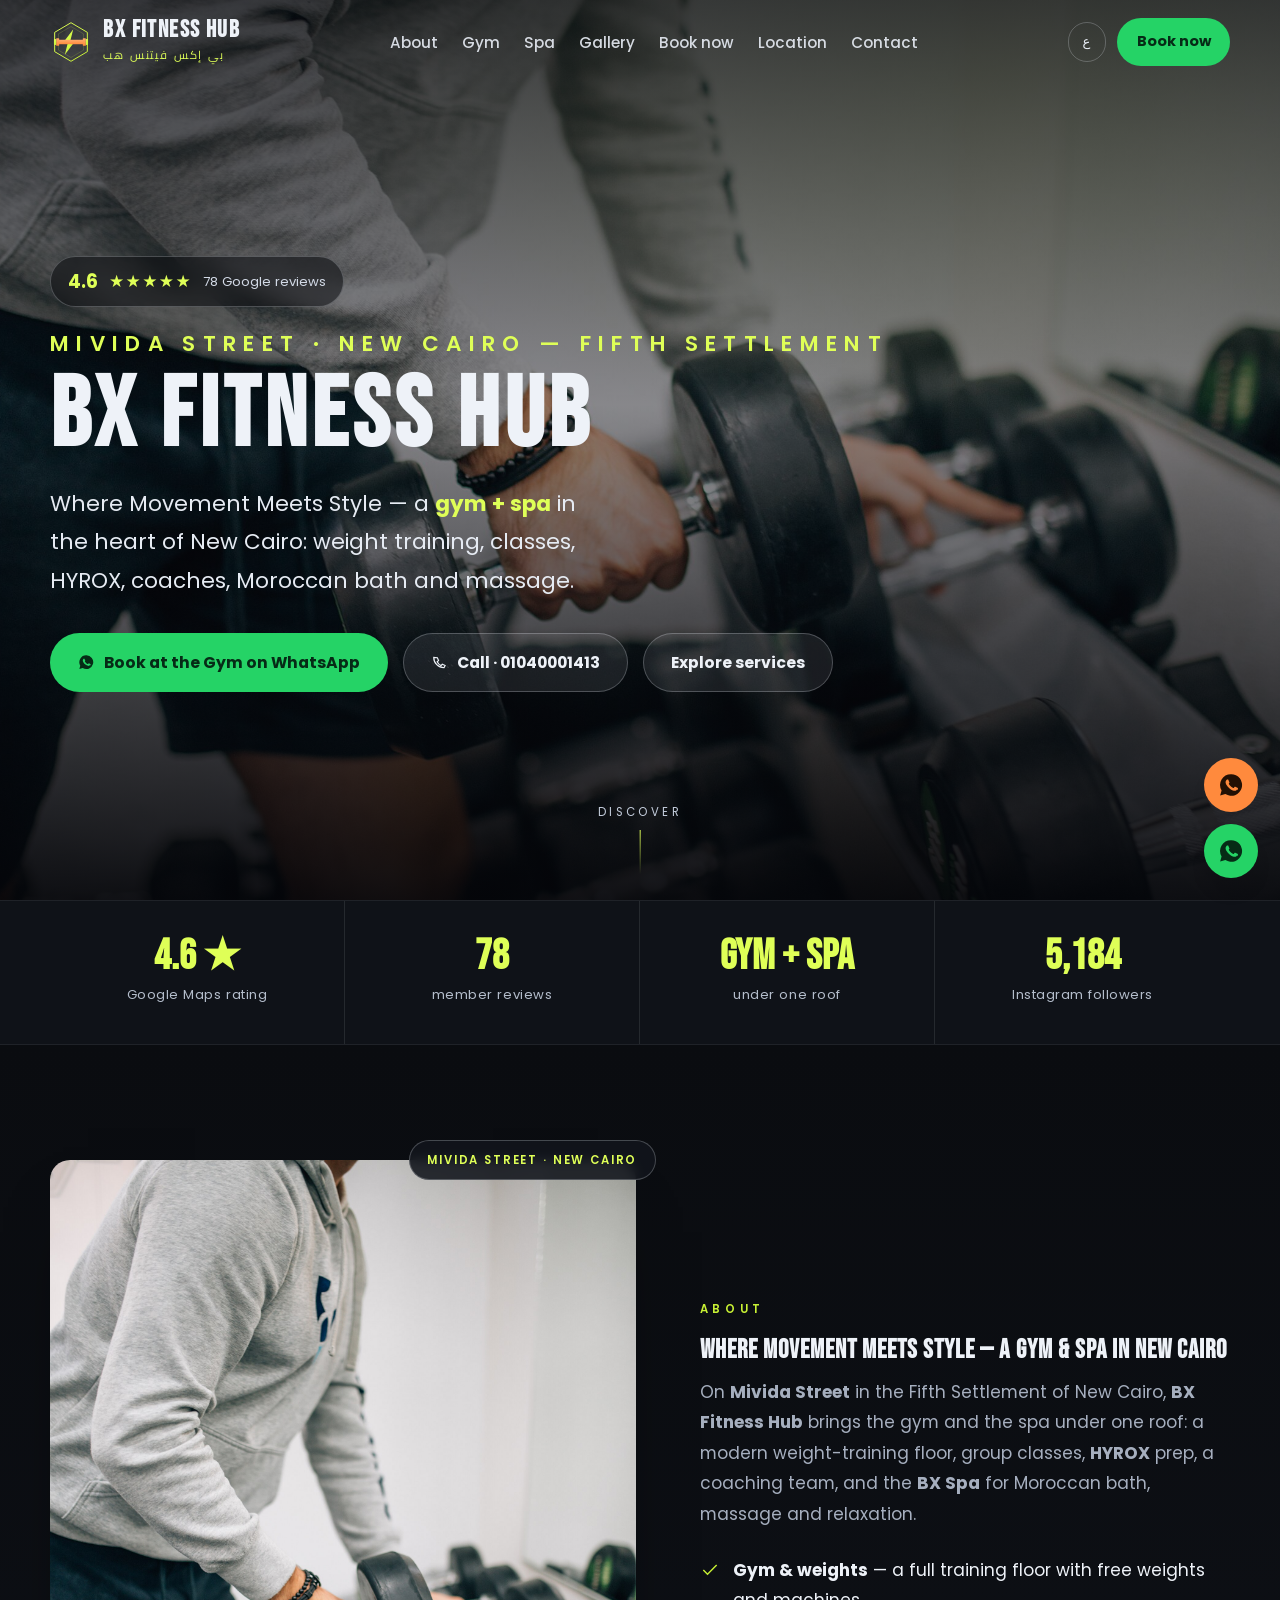
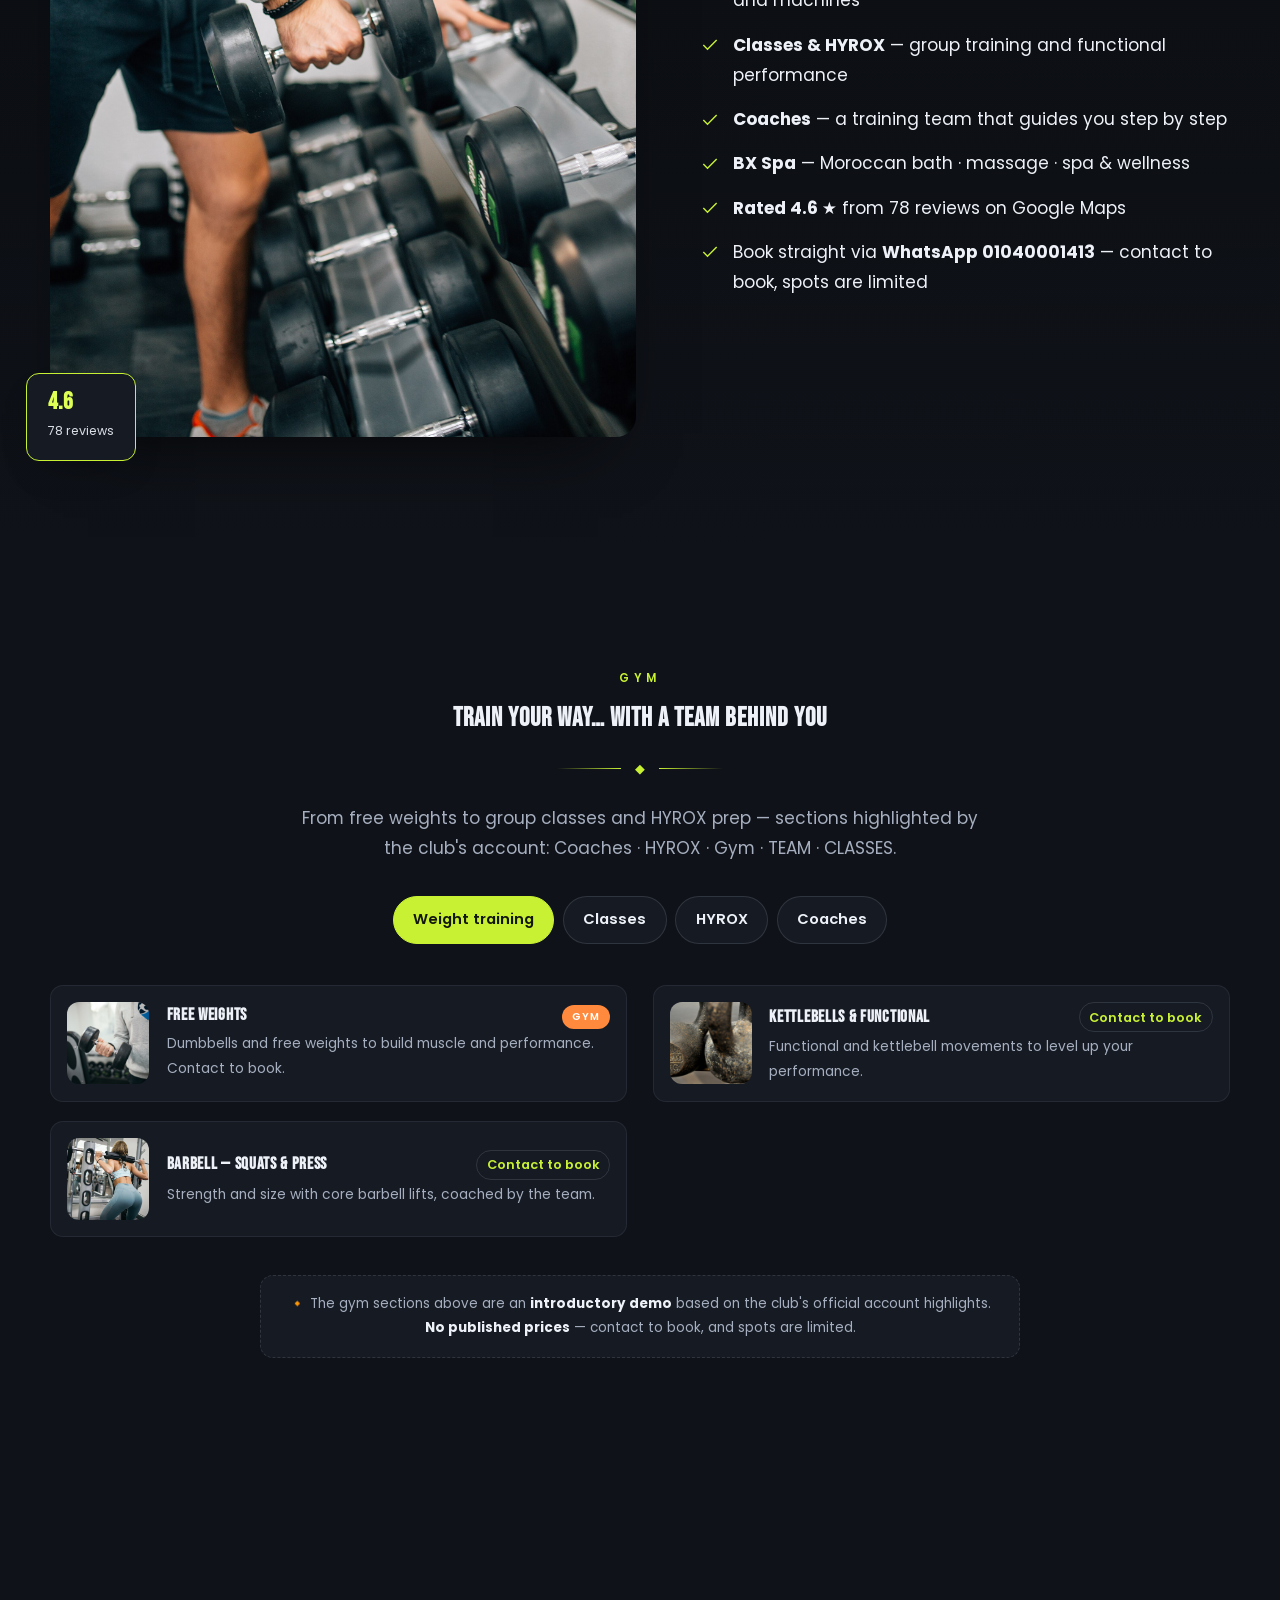
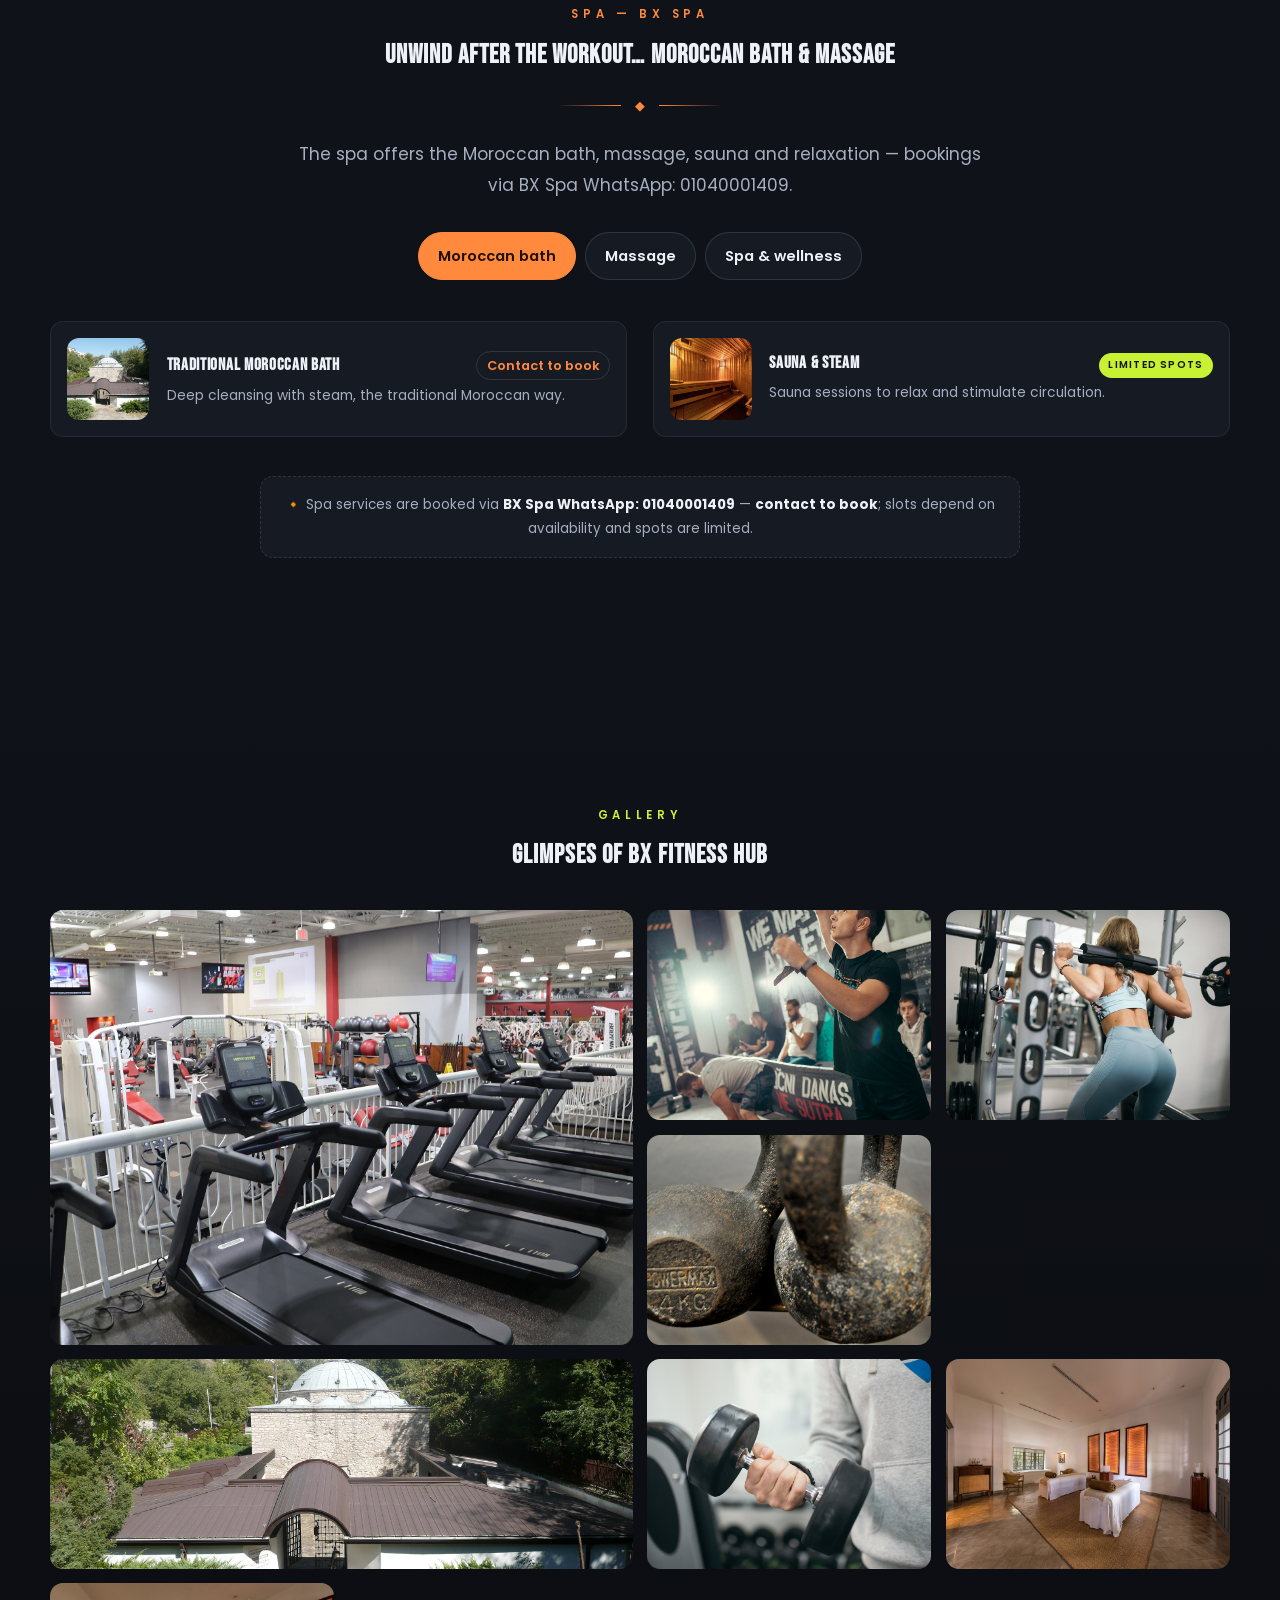
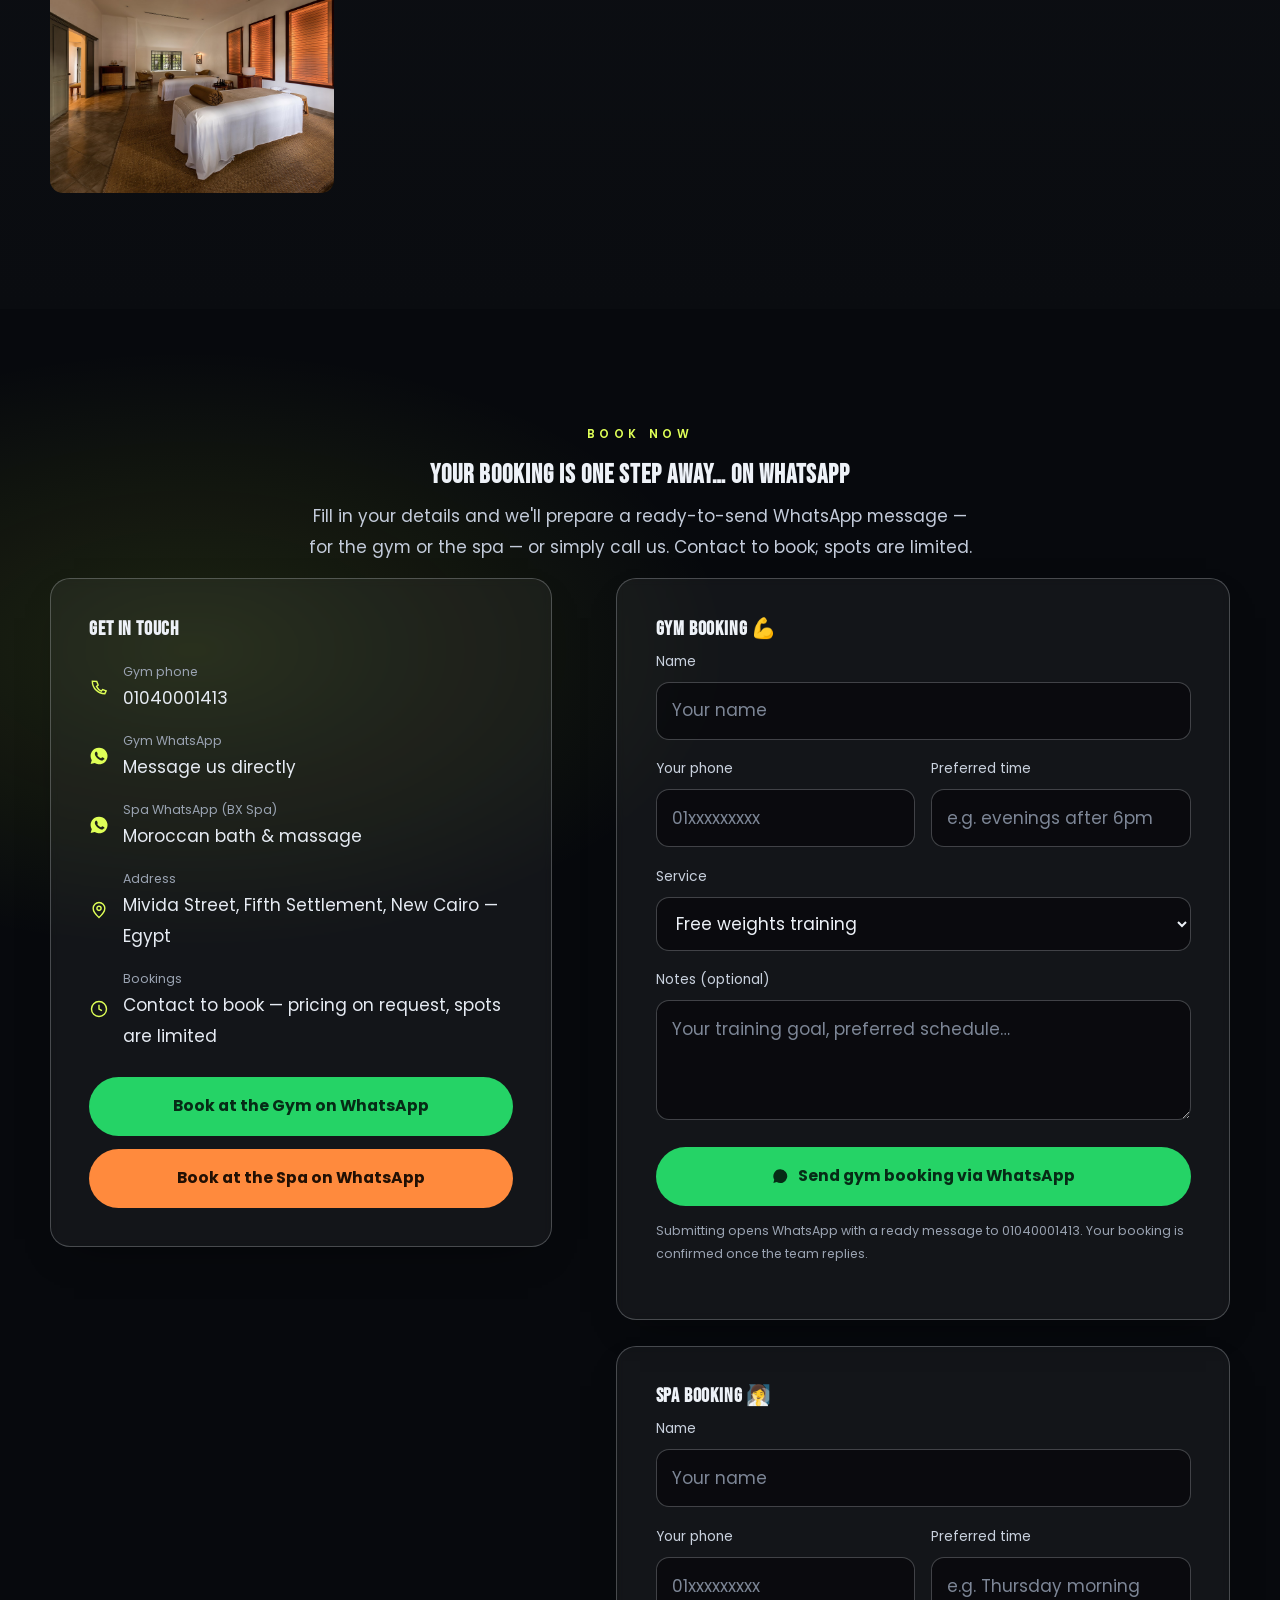
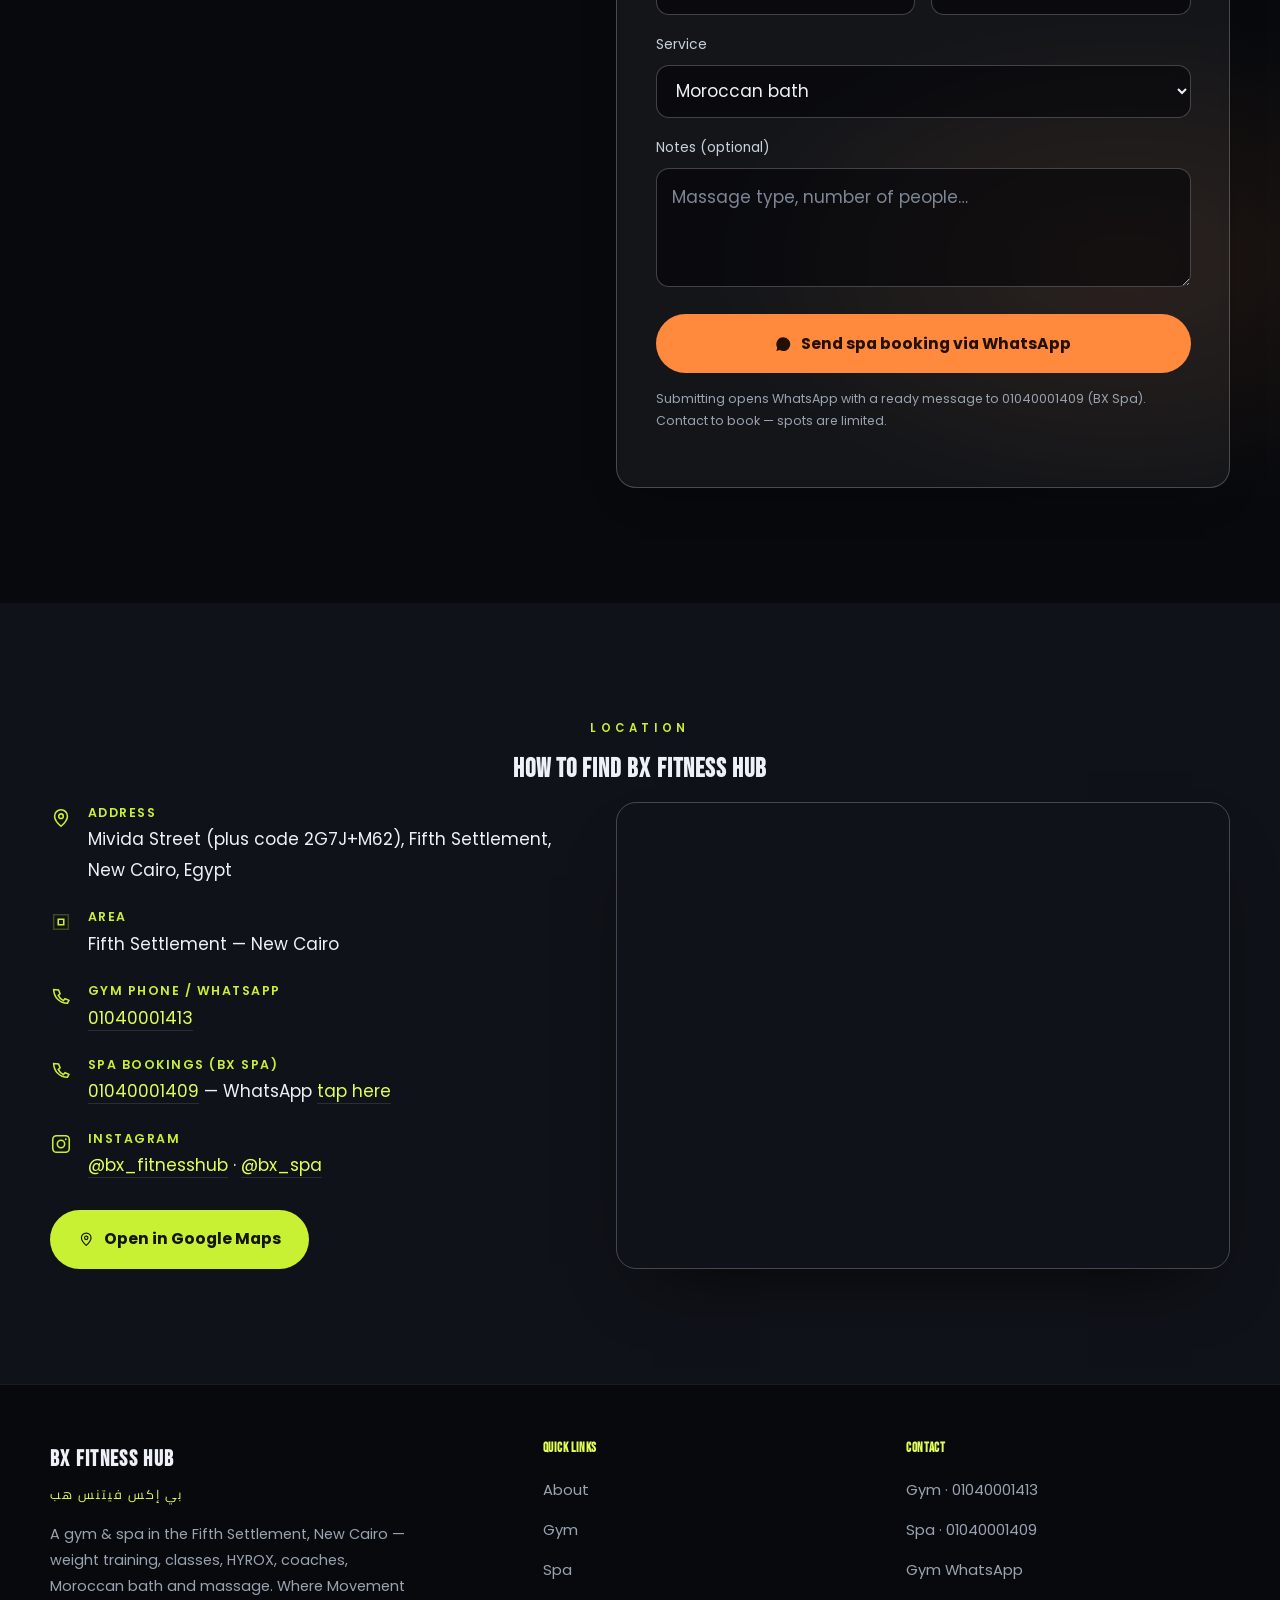
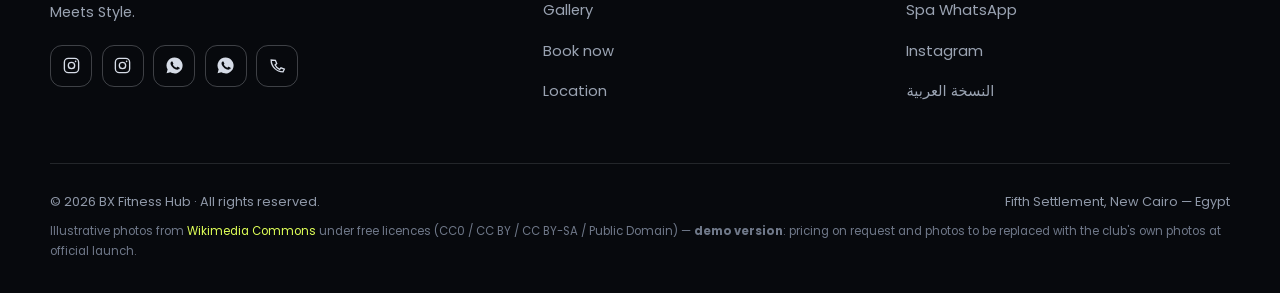
<file: en.html>
<!DOCTYPE html>
<html lang="en" dir="ltr">
<head>
<meta charset="UTF-8">
<meta name="viewport" content="width=device-width, initial-scale=1">
<title>BX Fitness Hub | Gym &amp; Spa in the Fifth Settlement, New Cairo</title>
<meta name="description" content="BX Fitness Hub — a gym &amp; spa on Mivida Street in the Fifth Settlement, New Cairo: weight training, group classes, HYROX, coaches, and the BX Spa (Moroccan bath, massage, spa). Rated 4.6 from 78 Google reviews. Book now on WhatsApp.">
<meta name="theme-color" content="#0A0C10">
<link rel="canonical" href="https://monstorjohan-png.github.io/bx-fitness/en.html">
<link rel="alternate" hreflang="ar" href="https://monstorjohan-png.github.io/bx-fitness/">
<link rel="icon" href="assets/img/logo.svg" type="image/svg+xml">

<meta property="og:type" content="business.business">
<meta property="og:title" content="BX Fitness Hub | Gym &amp; Spa in New Cairo">
<meta property="og:description" content="Gym + Spa: weight training, classes, HYROX, coaches, Moroccan bath and massage in the Fifth Settlement, New Cairo. Rated 4.6 ★ from 78 Google reviews. Where Movement Meets Style.">
<meta property="og:image" content="https://monstorjohan-png.github.io/bx-fitness/assets/img/gym-hero.jpg">
<meta property="og:url" content="https://monstorjohan-png.github.io/bx-fitness/en.html">
<meta property="og:locale" content="en_US">
<meta property="og:site_name" content="BX Fitness Hub">

<link rel="preconnect" href="https://fonts.googleapis.com">
<link rel="preconnect" href="https://fonts.gstatic.com" crossorigin>
<link href="https://fonts.googleapis.com/css2?family=Cairo:wght@400;600;700;800&family=Tajawal:wght@300;400;500;700&family=Bebas+Neue&family=Poppins:wght@300;400;500;600&display=swap" rel="stylesheet">
<link rel="stylesheet" href="assets/css/style.css">

<script type="application/ld+json">
{
  "@context": "https://schema.org",
  "@type": ["LocalBusiness", "HealthClub"],
  "name": "BX Fitness Hub",
  "alternateName": "بي إكس فيتنس هب",
  "description": "A gym and spa on Mivida Street in the Fifth Settlement, New Cairo: weight training, group classes, HYROX, personal coaches, and the BX Spa (Moroccan bath, massage, relaxation). Where Movement Meets Style.",
  "image": "https://monstorjohan-png.github.io/bx-fitness/assets/img/gym-hero.jpg",
  "url": "https://monstorjohan-png.github.io/bx-fitness/en.html",
  "telephone": "+201040001413",
  "priceRange": "Contact for booking",
  "address": {
    "@type": "PostalAddress",
    "streetAddress": "Mivida Street",
    "addressLocality": "Fifth Settlement, New Cairo",
    "addressRegion": "Cairo Governorate",
    "addressCountry": "EG"
  },
  "aggregateRating": {
    "@type": "AggregateRating",
    "ratingValue": "4.6",
    "reviewCount": "78",
    "bestRating": "5"
  },
  "sameAs": [
    "https://www.instagram.com/bx_fitnesshub/",
    "https://www.instagram.com/bx_spa/",
    "https://wa.me/201040001413",
    "https://wa.me/201040001409"
  ]
}
</script>
</head>
<body>

<!-- ============ HEADER ============ -->
<header class="site-header" id="top">
  <div class="wrap header-inner">
    <a class="brand" href="#top">
      <img src="assets/img/logo.svg" alt="BX Fitness Hub logo" width="42" height="42">
      <span class="brand__meta"><b>BX Fitness Hub</b><small>بي إكس فيتنس هب</small></span>
    </a>
    <nav class="nav" id="nav" aria-label="Main navigation">
      <a href="#about">About</a>
      <a href="#gym">Gym</a>
      <a href="#spa">Spa</a>
      <a href="#gallery">Gallery</a>
      <a href="#book">Book now</a>
      <a href="#location">Location</a>
      <a href="#contact">Contact</a>
    </nav>
    <div class="header-cta">
      <a class="lang-switch" href="index.html">ع<span class="sr-only"> — العربية</span></a>
      <a class="btn btn--sm btn--wa" href="https://wa.me/201040001413?text=Hello%20BX%20Fitness%20Hub%21%20I%27d%20like%20to%20book%20a%20training%20session%20and%20ask%20about%20gym%20services%20%F0%9F%92%AA" target="_blank" rel="noopener">Book now</a>
      <button class="nav-toggle" id="navToggle" aria-label="Open menu" aria-expanded="false" aria-controls="nav"><span></span></button>
    </div>
  </div>
</header>

<main id="main">
<!-- ============ HERO ============ -->
<section class="hero">
  <div class="hero__bg" role="img" aria-label="Athlete lifting a dumbbell at BX Fitness Hub"></div>
  <div class="hero__veil"></div>
  <div class="wrap">
    <div class="hero__rating reveal">
      <b>4.6</b>
      <span class="stars" aria-hidden="true">★★★★★</span>
      <small>78 Google reviews</small>
    </div>
    <h1 class="hero__name reveal"><span>Mivida Street · New Cairo — Fifth Settlement</span>BX Fitness Hub</h1>
    <p class="hero__tag reveal">Where Movement Meets Style — a <b>gym + spa</b> in the heart of New Cairo: weight training, classes, HYROX, coaches, Moroccan bath and massage.</p>
    <div class="hero__actions reveal">
      <a class="btn btn--wa" href="https://wa.me/201040001413?text=Hello%20BX%20Fitness%20Hub%21%20I%27d%20like%20to%20book%20a%20training%20session%20and%20ask%20about%20gym%20services%20%F0%9F%92%AA" target="_blank" rel="noopener">
        <svg viewBox="0 0 24 24" fill="currentColor"><path d="M12 2a10 10 0 0 0-8.7 15l-1.3 4.7 4.8-1.3A10 10 0 1 0 12 2Zm5.5 14.2c-.2.6-1.2 1.2-1.7 1.2-.4 0-1 .1-3.2-.9-2.7-1.2-4.4-4-4.5-4.2-.1-.2-1.1-1.5-1.1-2.8s.7-2 .9-2.2c.2-.3.5-.3.7-.3h.5c.2 0 .4 0 .6.5l.8 2c.1.2.1.4 0 .5l-.4.5c-.1.2-.3.3-.1.6.2.3.8 1.3 1.7 2.1 1.2 1 2.1 1.3 2.4 1.5.3.1.4.1.6-.1l.7-.9c.2-.2.4-.2.6-.1l1.9.9c.5.2.5.4.5.6s0 .9-.2 1.5Z"/></svg>
        Book at the Gym on WhatsApp
      </a>
      <a class="btn btn--ghost btn--cream" href="tel:+201040001413">
        <svg viewBox="0 0 24 24" fill="none" stroke="currentColor" stroke-width="1.7"><path d="M4 5c0 8.3 6.7 15 15 15l1.6-3.3-4.2-1.7-1.7 2a11.6 11.6 0 0 1-5.7-5.7l2-1.7L9.3 5.4Z"/></svg>
        Call · 01040001413
      </a>
      <a class="btn btn--ghost btn--cream" href="#gym">Explore services</a>
    </div>
  </div>
  <div class="scroll-hint" aria-hidden="true"><span>Discover</span><i></i></div>
</section>

<!-- ============ STATS ============ -->
<section class="stats" aria-label="Quick facts">
  <div class="wrap stats__grid">
    <div class="stat reveal"><b>4.6 ★</b><span>Google Maps rating</span></div>
    <div class="stat reveal"><b>78</b><span>member reviews</span></div>
    <div class="stat reveal"><b>Gym + Spa</b><span>under one roof</span></div>
    <div class="stat reveal"><b>5,184</b><span>Instagram followers</span></div>
  </div>
</section>

<!-- ============ ABOUT ============ -->
<section class="section about" id="about">
  <div class="wrap about__grid">
    <div class="about__media reveal">
      <img src="assets/img/gym-hero.jpg" alt="Weight training inside BX Fitness Hub" loading="lazy">
      <div class="badge2">MIVIDA STREET · NEW CAIRO</div>
      <div class="badge"><b>4.6</b><span>78 reviews</span></div>
    </div>
    <div class="reveal">
      <p class="eyebrow">About</p>
      <h2>Where Movement Meets Style — a gym &amp; spa in New Cairo</h2>
      <p class="lead">On <b>Mivida Street</b> in the Fifth Settlement of New Cairo, <b>BX Fitness Hub</b> brings the gym and the spa under one roof: a modern weight-training floor, group classes, <b>HYROX</b> prep, a coaching team, and the <b>BX Spa</b> for Moroccan bath, massage and relaxation.</p>
      <ul class="feature-list">
        <li><svg viewBox="0 0 24 24" fill="none" stroke="currentColor" stroke-width="1.7"><path d="M20 6 9 17l-5-5"/></svg><span><b>Gym &amp; weights</b> — a full training floor with free weights and machines</span></li>
        <li><svg viewBox="0 0 24 24" fill="none" stroke="currentColor" stroke-width="1.7"><path d="M20 6 9 17l-5-5"/></svg><span><b>Classes &amp; HYROX</b> — group training and functional performance</span></li>
        <li><svg viewBox="0 0 24 24" fill="none" stroke="currentColor" stroke-width="1.7"><path d="M20 6 9 17l-5-5"/></svg><span><b>Coaches</b> — a training team that guides you step by step</span></li>
        <li><svg viewBox="0 0 24 24" fill="none" stroke="currentColor" stroke-width="1.7"><path d="M20 6 9 17l-5-5"/></svg><span><b>BX Spa</b> — Moroccan bath · massage · spa &amp; wellness</span></li>
        <li><svg viewBox="0 0 24 24" fill="none" stroke="currentColor" stroke-width="1.7"><path d="M20 6 9 17l-5-5"/></svg><span><b>Rated 4.6 ★</b> from 78 reviews on Google Maps</span></li>
        <li><svg viewBox="0 0 24 24" fill="none" stroke="currentColor" stroke-width="1.7"><path d="M20 6 9 17l-5-5"/></svg><span>Book straight via <b>WhatsApp 01040001413</b> — contact to book, spots are limited</span></li>
      </ul>
    </div>
  </div>
</section>

<!-- ============ GYM ============ -->
<section class="section menu" id="gym">
  <div class="wrap">
    <div class="center reveal">
      <p class="eyebrow">Gym</p>
      <h2>Train your way… with a team behind you</h2>
      <div class="rule" aria-hidden="true"><span>◆</span></div>
      <p class="lead center">From free weights to group classes and HYROX prep — sections highlighted by the club's account: Coaches · HYROX · Gym · TEAM · CLASSES.</p>
    </div>

    <div class="menu__tabs" role="tablist" aria-label="Gym sections">
      <button role="tab" aria-selected="true" data-tab="weights">Weight training</button>
      <button role="tab" aria-selected="false" data-tab="classes">Classes</button>
      <button role="tab" aria-selected="false" data-tab="hyrox">HYROX</button>
      <button role="tab" aria-selected="false" data-tab="coaches">Coaches</button>
    </div>

    <!-- Weight training -->
    <div class="menu__panel is-active" id="panel-weights" role="tabpanel">
      <div class="dish-grid">
        <article class="dish"><img src="assets/img/dumbbells.jpg" alt="Free weights and dumbbells at the gym" loading="lazy"><div class="dish__body"><div class="dish__top"><h3>Free Weights</h3><span class="dish__tag">Gym</span></div><p>Dumbbells and free weights to build muscle and performance. Contact to book.</p></div></article>
        <article class="dish"><img src="assets/img/kettlebells.jpg" alt="Kettlebells for functional movements" loading="lazy"><div class="dish__body"><div class="dish__top"><h3>Kettlebells &amp; Functional</h3><span class="dish__price">Contact to book</span></div><p>Functional and kettlebell movements to level up your performance.</p></div></article>
        <article class="dish"><img src="assets/img/weights.jpg" alt="Barbell squats and press at the gym" loading="lazy"><div class="dish__body"><div class="dish__top"><h3>Barbell — Squats &amp; Press</h3><span class="dish__price">Contact to book</span></div><p>Strength and size with core barbell lifts, coached by the team.</p></div></article>
      </div>
    </div>

    <!-- Classes -->
    <div class="menu__panel" id="panel-classes" role="tabpanel">
      <div class="dish-grid">
        <article class="dish"><img src="assets/img/classes.jpg" alt="Group fitness class inside the gym" loading="lazy"><div class="dish__body"><div class="dish__top"><h3>Group Fitness Classes</h3><span class="dish__tag">CLASSES</span></div><p>Group energy on a limited schedule — contact to book, spots are limited.</p></div></article>
        <article class="dish"><img src="assets/img/cardio.jpg" alt="Cardio area at the gym" loading="lazy"><div class="dish__body"><div class="dish__top"><h3>Cardio &amp; HIIT</h3><span class="dish__price">Contact to book</span></div><p>Burn and fitness with cardio sessions and high-intensity interval training.</p></div></article>
      </div>
    </div>

    <!-- HYROX -->
    <div class="menu__panel" id="panel-hyrox" role="tabpanel">
      <div class="dish-grid">
        <article class="dish"><img src="assets/img/hyrox.jpg" alt="Functional training on a rope climb" loading="lazy"><div class="dish__body"><div class="dish__top"><h3>HYROX Preparation</h3><span class="dish__tag">HYROX</span></div><p>Complete functional-performance prep with a structured plan for HYROX races.</p></div></article>
        <article class="dish"><img src="assets/img/gym-floor.jpg" alt="Functional training floor" loading="lazy"><div class="dish__body"><div class="dish__top"><h3>Functional Training Floor</h3><span class="dish__price">Contact to book</span></div><p>Open space for movement, functional training and circuits.</p></div></article>
      </div>
    </div>

    <!-- Coaches -->
    <div class="menu__panel" id="panel-coaches" role="tabpanel">
      <div class="dish-grid">
        <article class="dish"><img src="assets/img/coaches.jpg" alt="One-on-one training session with a coach" loading="lazy"><div class="dish__body"><div class="dish__top"><h3>One-on-One Coaching</h3><span class="dish__tag">COACHES</span></div><p>Personal sessions with the coaching team for your own goal — contact to book.</p></div></article>
      </div>
    </div>

    <p class="menu-note">🔸 The gym sections above are an <b>introductory demo</b> based on the club's official account highlights. <b>No published prices</b> — contact to book, and spots are limited.</p>
  </div>
</section>

<!-- ============ SPA ============ -->
<section class="section menu menu--spa" id="spa">
  <div class="wrap">
    <div class="center reveal">
      <p class="eyebrow">Spa — BX Spa</p>
      <h2>Unwind after the workout… Moroccan bath &amp; massage</h2>
      <div class="rule" aria-hidden="true"><span>◆</span></div>
      <p class="lead center">The spa offers the Moroccan bath, massage, sauna and relaxation — bookings via BX Spa WhatsApp: 01040001409.</p>
    </div>

    <div class="menu__tabs" role="tablist" aria-label="Spa sections">
      <button role="tab" aria-selected="true" data-tab="hammam">Moroccan bath</button>
      <button role="tab" aria-selected="false" data-tab="massage">Massage</button>
      <button role="tab" aria-selected="false" data-tab="relax">Spa &amp; wellness</button>
    </div>

    <!-- Moroccan bath -->
    <div class="menu__panel is-active" id="panel-hammam" role="tabpanel">
      <div class="dish-grid">
        <article class="dish"><img src="assets/img/hammam.jpg" alt="Traditional Moroccan bath with steam" loading="lazy"><div class="dish__body"><div class="dish__top"><h3>Traditional Moroccan Bath</h3><span class="dish__price">Contact to book</span></div><p>Deep cleansing with steam, the traditional Moroccan way.</p></div></article>
        <article class="dish"><img src="assets/img/sauna.jpg" alt="Wooden sauna inside the spa" loading="lazy"><div class="dish__body"><div class="dish__top"><h3>Sauna &amp; Steam</h3><span class="dish__tag">Limited spots</span></div><p>Sauna sessions to relax and stimulate circulation.</p></div></article>
      </div>
    </div>

    <!-- Massage -->
    <div class="menu__panel" id="panel-massage" role="tabpanel">
      <div class="dish-grid">
        <article class="dish"><img src="assets/img/massage.jpg" alt="Relaxing massage session at the spa" loading="lazy"><div class="dish__body"><div class="dish__top"><h3>Massage Sessions</h3><span class="dish__price">Contact to book</span></div><p>Relaxing and therapeutic massage after training or after a busy day.</p></div></article>
        <article class="dish"><img src="assets/img/spa-room.jpg" alt="Premium massage suite inside the spa" loading="lazy"><div class="dish__body"><div class="dish__top"><h3>Premium Massage Suites</h3><span class="dish__tag">Limited spots</span></div><p>Private suites in total quiet — book ahead on WhatsApp.</p></div></article>
      </div>
    </div>

    <!-- Spa & wellness -->
    <div class="menu__panel" id="panel-relax" role="tabpanel">
      <div class="dish-grid">
        <article class="dish"><img src="assets/img/spa-interior.jpg" alt="Calm spa ambience" loading="lazy"><div class="dish__body"><div class="dish__top"><h3>Spa &amp; Wellness</h3><span class="dish__price">Contact to book</span></div><p>A calm ambience and full care to relax body and mind.</p></div></article>
      </div>
    </div>

    <p class="menu-note">🔸 Spa services are booked via <b>BX Spa WhatsApp: 01040001409</b> — <b>contact to book</b>; slots depend on availability and spots are limited.</p>
  </div>
</section>

<!-- ============ GALLERY ============ -->
<section class="section gallery" id="gallery">
  <div class="wrap">
    <div class="center reveal">
      <p class="eyebrow">Gallery</p>
      <h2>Glimpses of BX Fitness Hub</h2>
    </div>
    <div class="gallery__grid reveal">
      <a class="g--w2 g--h2" href="assets/img/gym-floor.jpg" target="_blank" rel="noopener"><img src="assets/img/gym-floor.jpg" alt="Functional training floor" loading="lazy"></a>
      <a href="assets/img/classes.jpg" target="_blank" rel="noopener"><img src="assets/img/classes.jpg" alt="Group fitness class" loading="lazy"></a>
      <a href="assets/img/weights.jpg" target="_blank" rel="noopener"><img src="assets/img/weights.jpg" alt="Barbell training" loading="lazy"></a>
      <a href="assets/img/kettlebells.jpg" target="_blank" rel="noopener"><img src="assets/img/kettlebells.jpg" alt="Kettlebells" loading="lazy"></a>
      <a class="g--w2" href="assets/img/hammam.jpg" target="_blank" rel="noopener"><img src="assets/img/hammam.jpg" alt="Moroccan bath" loading="lazy"></a>
      <a href="assets/img/dumbbells.jpg" target="_blank" rel="noopener"><img src="assets/img/dumbbells.jpg" alt="Free weights and dumbbells" loading="lazy"></a>
      <a href="assets/img/spa-room.jpg" target="_blank" rel="noopener"><img src="assets/img/spa-room.jpg" alt="Massage suite" loading="lazy"></a>
      <a href="assets/img/massage.jpg" target="_blank" rel="noopener"><img src="assets/img/massage.jpg" alt="Massage session" loading="lazy"></a>
    </div>
  </div>
</section>

<!-- ============ BOOK ============ -->
<section class="section order" id="book">
  <div class="wrap">
    <div class="center reveal">
      <p class="eyebrow">Book now</p>
      <h2>Your booking is one step away… on WhatsApp</h2>
      <p class="lead center">Fill in your details and we'll prepare a ready-to-send WhatsApp message — for the gym or the spa — or simply call us. Contact to book; spots are limited.</p>
    </div>

    <div class="order__grid">
      <div class="card reveal">
        <h3>Get in touch</h3>
        <div class="contact-lines">
          <a href="tel:+201040001413">
            <svg viewBox="0 0 24 24" fill="none" stroke="currentColor" stroke-width="1.7"><path d="M4 5c0 8.3 6.7 15 15 15l1.6-3.3-4.2-1.7-1.7 2a11.6 11.6 0 0 1-5.7-5.7l2-1.7L9.3 5.4Z"/></svg>
            <span><small>Gym phone</small>01040001413</span>
          </a>
          <a href="https://wa.me/201040001413" target="_blank" rel="noopener">
            <svg viewBox="0 0 24 24" fill="currentColor"><path d="M12 2a10 10 0 0 0-8.7 15l-1.3 4.7 4.8-1.3A10 10 0 1 0 12 2Zm5.5 14.2c-.2.6-1.2 1.2-1.7 1.2-.4 0-1 .1-3.2-.9-2.7-1.2-4.4-4-4.5-4.2-.1-.2-1.1-1.5-1.1-2.8s.7-2 .9-2.2c.2-.3.5-.3.7-.3h.5c.2 0 .4 0 .6.5l.8 2c.1.2.1.4 0 .5l-.4.5c-.1.2-.3.3-.1.6.2.3.8 1.3 1.7 2.1 1.2 1 2.1 1.3 2.4 1.5.3.1.4.1.6-.1l.7-.9c.2-.2.4-.2.6-.1l1.9.9c.5.2.5.4.5.6s0 .9-.2 1.5Z"/></svg>
            <span><small>Gym WhatsApp</small>Message us directly</span>
          </a>
          <a href="https://wa.me/201040001409" target="_blank" rel="noopener">
            <svg viewBox="0 0 24 24" fill="currentColor"><path d="M12 2a10 10 0 0 0-8.7 15l-1.3 4.7 4.8-1.3A10 10 0 1 0 12 2Zm5.5 14.2c-.2.6-1.2 1.2-1.7 1.2-.4 0-1 .1-3.2-.9-2.7-1.2-4.4-4-4.5-4.2-.1-.2-1.1-1.5-1.1-2.8s.7-2 .9-2.2c.2-.3.5-.3.7-.3h.5c.2 0 .4 0 .6.5l.8 2c.1.2.1.4 0 .5l-.4.5c-.1.2-.3.3-.1.6.2.3.8 1.3 1.7 2.1 1.2 1 2.1 1.3 2.4 1.5.3.1.4.1.6-.1l.7-.9c.2-.2.4-.2.6-.1l1.9.9c.5.2.5.4.5.6s0 .9-.2 1.5Z"/></svg>
            <span><small>Spa WhatsApp (BX Spa)</small>Moroccan bath &amp; massage</span>
          </a>
          <div>
            <svg viewBox="0 0 24 24" fill="none" stroke="currentColor" stroke-width="1.7"><path d="M12 21s7-6 7-11a7 7 0 1 0-14 0c0 5 7 11 7 11Z"/><circle cx="12" cy="10" r="2.5"/></svg>
            <span><small>Address</small>Mivida Street, Fifth Settlement, New Cairo — Egypt</span>
          </div>
          <div>
            <svg viewBox="0 0 24 24" fill="none" stroke="currentColor" stroke-width="1.7"><circle cx="12" cy="12" r="9"/><path d="M12 7v5l3.5 2"/></svg>
            <span><small>Bookings</small>Contact to book — pricing on request, spots are limited</span>
          </div>
        </div>
        <a class="btn btn--wa" style="margin-top:1.6rem;width:100%" href="https://wa.me/201040001413?text=Hello%20BX%20Fitness%20Hub%21%20I%27d%20like%20to%20book%20a%20training%20session%20and%20ask%20about%20gym%20services%20%F0%9F%92%AA" target="_blank" rel="noopener">Book at the Gym on WhatsApp</a>
        <a class="btn btn--fire" style="margin-top:.8rem;width:100%" href="https://wa.me/201040001409?text=Hello%20BX%20Spa%21%20I%27d%20like%20to%20book%20a%20Moroccan%20bath%20or%20massage%20%F0%9F%A7%96%E2%80%8D%E2%99%80%EF%B8%8F" target="_blank" rel="noopener">Book at the Spa on WhatsApp</a>
      </div>

      <div>
        <form class="card reveal" id="bookGymForm" data-wa="201040001413" novalidate>
          <h3>Gym booking 💪</h3>
          <div class="field">
            <label for="gName">Name</label>
            <input id="gName" name="name" type="text" placeholder="Your name" required>
          </div>
          <div class="field field--row">
            <div>
              <label for="gPhone">Your phone</label>
              <input id="gPhone" name="phone" type="tel" inputmode="tel" placeholder="01xxxxxxxxx">
            </div>
            <div>
              <label for="gWhen">Preferred time</label>
              <input id="gWhen" name="when" type="text" placeholder="e.g. evenings after 6pm">
            </div>
          </div>
          <div class="field">
            <label for="gService">Service</label>
            <select id="gService" name="service">
              <option>Free weights training</option>
              <option>Group class</option>
              <option>Cardio &amp; HIIT</option>
              <option>HYROX preparation</option>
              <option>One-on-one coaching</option>
              <option>Membership / enquiry</option>
            </select>
          </div>
          <div class="field">
            <label for="gNotes">Notes (optional)</label>
            <textarea id="gNotes" name="notes" rows="3" placeholder="Your training goal, preferred schedule…"></textarea>
          </div>
          <button class="btn btn--wa" type="submit" style="width:100%">
            <svg viewBox="0 0 24 24" fill="currentColor"><path d="M12 2a10 10 0 0 0-8.7 15l-1.3 4.7 4.8-1.3A10 10 0 1 0 12 2Z"/></svg>
            Send gym booking via WhatsApp
          </button>
          <p class="hint">Submitting opens WhatsApp with a ready message to 01040001413. Your booking is confirmed once the team replies.</p>
        </form>

        <form class="card reveal" id="bookSpaForm" data-wa="201040001409" novalidate>
          <h3>Spa booking 🧖‍♀️</h3>
          <div class="field">
            <label for="sName">Name</label>
            <input id="sName" name="name" type="text" placeholder="Your name" required>
          </div>
          <div class="field field--row">
            <div>
              <label for="sPhone">Your phone</label>
              <input id="sPhone" name="phone" type="tel" inputmode="tel" placeholder="01xxxxxxxxx">
            </div>
            <div>
              <label for="sWhen">Preferred time</label>
              <input id="sWhen" name="when" type="text" placeholder="e.g. Thursday morning">
            </div>
          </div>
          <div class="field">
            <label for="sService">Service</label>
            <select id="sService" name="service">
              <option>Moroccan bath</option>
              <option>Massage</option>
              <option>Sauna</option>
              <option>Spa &amp; wellness</option>
              <option>Enquiry / booking</option>
            </select>
          </div>
          <div class="field">
            <label for="sNotes">Notes (optional)</label>
            <textarea id="sNotes" name="notes" rows="3" placeholder="Massage type, number of people…"></textarea>
          </div>
          <button class="btn btn--fire" type="submit" style="width:100%">
            <svg viewBox="0 0 24 24" fill="currentColor"><path d="M12 2a10 10 0 0 0-8.7 15l-1.3 4.7 4.8-1.3A10 10 0 1 0 12 2Z"/></svg>
            Send spa booking via WhatsApp
          </button>
          <p class="hint">Submitting opens WhatsApp with a ready message to 01040001409 (BX Spa). Contact to book — spots are limited.</p>
        </form>
      </div>
    </div>
  </div>
</section>

<!-- ============ LOCATION ============ -->
<section class="section location" id="location">
  <div class="wrap">
    <div class="center reveal">
      <p class="eyebrow">Location</p>
      <h2>How to find BX Fitness Hub</h2>
    </div>
    <div class="order__grid" style="align-items:stretch">
      <div class="reveal">
        <ul class="info-list">
          <li>
            <svg viewBox="0 0 24 24" fill="none" stroke="currentColor" stroke-width="1.7"><path d="M12 21s7-6 7-11a7 7 0 1 0-14 0c0 5 7 11 7 11Z"/><circle cx="12" cy="10" r="2.5"/></svg>
            <div><b>Address</b><span>Mivida Street (plus code 2G7J+M62), Fifth Settlement, New Cairo, Egypt</span></div>
          </li>
          <li>
            <svg viewBox="0 0 24 24" fill="none" stroke="currentColor" stroke-width="1.7"><path d="M4 4h16v16H4z" opacity=".25"/><path d="M9 9h6v6H9z"/></svg>
            <div><b>Area</b><span>Fifth Settlement — New Cairo</span></div>
          </li>
          <li>
            <svg viewBox="0 0 24 24" fill="none" stroke="currentColor" stroke-width="1.7"><path d="M4 5c0 8.3 6.7 15 15 15l1.6-3.3-4.2-1.7-1.7 2a11.6 11.6 0 0 1-5.7-5.7l2-1.7L9.3 5.4Z"/></svg>
            <div><b>Gym phone / WhatsApp</b><span><a href="tel:+201040001413">01040001413</a></span></div>
          </li>
          <li>
            <svg viewBox="0 0 24 24" fill="none" stroke="currentColor" stroke-width="1.7"><path d="M4 5c0 8.3 6.7 15 15 15l1.6-3.3-4.2-1.7-1.7 2a11.6 11.6 0 0 1-5.7-5.7l2-1.7L9.3 5.4Z"/></svg>
            <div><b>Spa bookings (BX Spa)</b><span><a href="tel:+201040001409">01040001409</a> — WhatsApp <a href="https://wa.me/201040001409" target="_blank" rel="noopener">tap here</a></span></div>
          </li>
          <li>
            <svg viewBox="0 0 24 24" fill="none" stroke="currentColor" stroke-width="1.7"><rect x="3" y="3" width="18" height="18" rx="4"/><circle cx="12" cy="12" r="4"/><circle cx="17.2" cy="6.8" r="1" fill="currentColor" stroke="none"/></svg>
            <div><b>Instagram</b><span><a href="https://www.instagram.com/bx_fitnesshub/" target="_blank" rel="noopener">@bx_fitnesshub</a> · <a href="https://www.instagram.com/bx_spa/" target="_blank" rel="noopener">@bx_spa</a></span></div>
          </li>
        </ul>
        <a class="btn" style="margin-top:1.8rem" href="https://www.google.com/maps/search/?api=1&amp;query=2G7J%2BM62+Mivida+St+New+Cairo" target="_blank" rel="noopener">
          <svg viewBox="0 0 24 24" fill="none" stroke="currentColor" stroke-width="1.7"><path d="M12 21s7-6 7-11a7 7 0 1 0-14 0c0 5 7 11 7 11Z"/><circle cx="12" cy="10" r="2.5"/></svg>
          Open in Google Maps
        </a>
      </div>
      <div class="map-frame reveal">
        <iframe title="BX Fitness Hub location map" src="https://www.google.com/maps?q=Mivida%20Street%2C%20New%20Cairo%2C%20Egypt&amp;output=embed&amp;hl=en" loading="lazy" referrerpolicy="no-referrer-when-downgrade"></iframe>
      </div>
    </div>
  </div>
</section>

</main>

<footer class="site-footer" id="contact">
  <div class="wrap footer-grid">
    <div class="footer-brand">
      <b>BX Fitness Hub</b>
      <span class="ar">بي إكس فيتنس هب</span>
      <p>A gym &amp; spa in the Fifth Settlement, New Cairo — weight training, classes, HYROX, coaches, Moroccan bath and massage. Where Movement Meets Style.</p>
      <div class="social">
        <a href="https://www.instagram.com/bx_fitnesshub/" target="_blank" rel="noopener" aria-label="Gym Instagram">
          <svg viewBox="0 0 24 24" fill="none" stroke="currentColor" stroke-width="1.7"><rect x="3" y="3" width="18" height="18" rx="5"/><circle cx="12" cy="12" r="4"/><circle cx="17.2" cy="6.8" r="1" fill="currentColor" stroke="none"/></svg>
        </a>
        <a href="https://www.instagram.com/bx_spa/" target="_blank" rel="noopener" aria-label="Spa Instagram">
          <svg viewBox="0 0 24 24" fill="none" stroke="currentColor" stroke-width="1.7"><rect x="3" y="3" width="18" height="18" rx="5"/><circle cx="12" cy="12" r="4"/><circle cx="17.2" cy="6.8" r="1" fill="currentColor" stroke="none"/></svg>
        </a>
        <a href="https://wa.me/201040001413" target="_blank" rel="noopener" aria-label="Gym WhatsApp">
          <svg viewBox="0 0 24 24" fill="currentColor"><path d="M12 2a10 10 0 0 0-8.7 15l-1.3 4.7 4.8-1.3A10 10 0 1 0 12 2Zm5.5 14.2c-.2.6-1.2 1.2-1.7 1.2-.4 0-1 .1-3.2-.9-2.7-1.2-4.4-4-4.5-4.2-.1-.2-1.1-1.5-1.1-2.8s.7-2 .9-2.2c.2-.3.5-.3.7-.3h.5c.2 0 .4 0 .6.5l.8 2c.1.2.1.4 0 .5l-.4.5c-.1.2-.3.3-.1.6.2.3.8 1.3 1.7 2.1 1.2 1 2.1 1.3 2.4 1.5.3.1.4.1.6-.1l.7-.9c.2-.2.4-.2.6-.1l1.9.9c.5.2.5.4.5.6s0 .9-.2 1.5Z"/></svg>
        </a>
        <a href="https://wa.me/201040001409" target="_blank" rel="noopener" aria-label="Spa WhatsApp">
          <svg viewBox="0 0 24 24" fill="currentColor"><path d="M12 2a10 10 0 0 0-8.7 15l-1.3 4.7 4.8-1.3A10 10 0 1 0 12 2Zm5.5 14.2c-.2.6-1.2 1.2-1.7 1.2-.4 0-1 .1-3.2-.9-2.7-1.2-4.4-4-4.5-4.2-.1-.2-1.1-1.5-1.1-2.8s.7-2 .9-2.2c.2-.3.5-.3.7-.3h.5c.2 0 .4 0 .6.5l.8 2c.1.2.1.4 0 .5l-.4.5c-.1.2-.3.3-.1.6.2.3.8 1.3 1.7 2.1 1.2 1 2.1 1.3 2.4 1.5.3.1.4.1.6-.1l.7-.9c.2-.2.4-.2.6-.1l1.9.9c.5.2.5.4.5.6s0 .9-.2 1.5Z"/></svg>
        </a>
        <a href="tel:+201040001413" aria-label="Phone call">
          <svg viewBox="0 0 24 24" fill="none" stroke="currentColor" stroke-width="1.7"><path d="M4 5c0 8.3 6.7 15 15 15l1.6-3.3-4.2-1.7-1.7 2a11.6 11.6 0 0 1-5.7-5.7l2-1.7L9.3 5.4Z"/></svg>
        </a>
      </div>
    </div>
    <div class="footer-col">
      <h3>Quick links</h3>
      <ul>
        <li><a href="#about">About</a></li>
        <li><a href="#gym">Gym</a></li>
        <li><a href="#spa">Spa</a></li>
        <li><a href="#gallery">Gallery</a></li>
        <li><a href="#book">Book now</a></li>
        <li><a href="#location">Location</a></li>
      </ul>
    </div>
    <div class="footer-col">
      <h3>Contact</h3>
      <ul>
        <li><a href="tel:+201040001413">Gym · 01040001413</a></li>
        <li><a href="tel:+201040001409">Spa · 01040001409</a></li>
        <li><a href="https://wa.me/201040001413" target="_blank" rel="noopener">Gym WhatsApp</a></li>
        <li><a href="https://wa.me/201040001409" target="_blank" rel="noopener">Spa WhatsApp</a></li>
        <li><a href="https://www.instagram.com/bx_fitnesshub/" target="_blank" rel="noopener">Instagram</a></li>
        <li><a href="index.html">النسخة العربية</a></li>
      </ul>
    </div>
  </div>
  <div class="wrap footer-bottom">
    <span>© <span id="year">2026</span> BX Fitness Hub · All rights reserved.</span>
    <span>Fifth Settlement, New Cairo — Egypt</span>
  </div>
  <div class="wrap credits">
    Illustrative photos from <a href="https://commons.wikimedia.org/" target="_blank" rel="noopener">Wikimedia Commons</a> under free licences (CC0 / CC BY / CC BY-SA / Public Domain) — <b>demo version</b>: pricing on request and photos to be replaced with the club's own photos at official launch.
  </div>
</footer>

<div class="float">
  <a class="top" id="toTop" href="#top" aria-label="Back to top">
    <svg viewBox="0 0 24 24" fill="none" stroke="currentColor" stroke-width="1.9"><path d="M12 19V5M6 11l6-6 6 6"/></svg>
  </a>
  <a class="spa" href="https://wa.me/201040001409?text=Hello%20BX%20Spa%21%20I%27d%20like%20to%20book%20a%20Moroccan%20bath%20or%20massage%20%F0%9F%A7%96%E2%80%8D%E2%99%80%EF%B8%8F" target="_blank" rel="noopener" aria-label="Spa WhatsApp — Book now">
    <svg viewBox="0 0 24 24" fill="currentColor"><path d="M12 2a10 10 0 0 0-8.7 15l-1.3 4.7 4.8-1.3A10 10 0 1 0 12 2Zm5.5 14.2c-.2.6-1.2 1.2-1.7 1.2-.4 0-1 .1-3.2-.9-2.7-1.2-4.4-4-4.5-4.2-.1-.2-1.1-1.5-1.1-2.8s.7-2 .9-2.2c.2-.3.5-.3.7-.3h.5c.2 0 .4 0 .6.5l.8 2c.1.2.1.4 0 .5l-.4.5c-.1.2-.3.3-.1.6.2.3.8 1.3 1.7 2.1 1.2 1 2.1 1.3 2.4 1.5.3.1.4.1.6-.1l.7-.9c.2-.2.4-.2.6-.1l1.9.9c.5.2.5.4.5.6s0 .9-.2 1.5Z"/></svg>
  </a>
  <a class="wa" href="https://wa.me/201040001413?text=Hello%20BX%20Fitness%20Hub%21%20I%27d%20like%20to%20book%20a%20training%20session%20and%20ask%20about%20gym%20services%20%F0%9F%92%AA" target="_blank" rel="noopener" aria-label="Gym WhatsApp — Book now">
    <svg viewBox="0 0 24 24" fill="currentColor"><path d="M12 2a10 10 0 0 0-8.7 15l-1.3 4.7 4.8-1.3A10 10 0 1 0 12 2Zm5.5 14.2c-.2.6-1.2 1.2-1.7 1.2-.4 0-1 .1-3.2-.9-2.7-1.2-4.4-4-4.5-4.2-.1-.2-1.1-1.5-1.1-2.8s.7-2 .9-2.2c.2-.3.5-.3.7-.3h.5c.2 0 .4 0 .6.5l.8 2c.1.2.1.4 0 .5l-.4.5c-.1.2-.3.3-.1.6.2.3.8 1.3 1.7 2.1 1.2 1 2.1 1.3 2.4 1.5.3.1.4.1.6-.1l.7-.9c.2-.2.4-.2.6-.1l1.9.9c.5.2.5.4.5.6s0 .9-.2 1.5Z"/></svg>
  </a>
</div>

<script src="assets/js/main.js"></script>
</body>
</html>
</file>
<file: assets/css/style.css>
/* ==========================================================================
   BX Fitness Hub — بي إكس فيتنس هب | New Cairo (Fifth Settlement)
   Design system + components. RTL & LTR aware (uses html[dir]).
   Dark athletic palette: charcoal black / volt lime / ember orange.
   Structure mirrors the reference template (milkcake-website).
   ========================================================================== */

:root{
  --bg0:#0A0C10;      /* page base */
  --bg1:#0F1218;      /* alternate section */
  --bg2:#151A23;      /* cards */
  --bg3:#1B212D;      /* raised surfaces */
  --tx:#EEF2F8;       /* main text */
  --tx2:#A6AFBF;      /* muted text */
  --tx3:#6F7889;      /* faint text */
  --volt:#C8F134;     /* primary accent — volt lime */
  --volt2:#DFFF57;    /* bright volt */
  --volt-soft:rgba(200,241,52,.14);
  --fire:#FF8A3D;     /* spa accent — ember orange */
  --fire-soft:rgba(255,138,61,.16);
  --line:rgba(238,242,248,.12);
  --line-soft:rgba(238,242,248,.07);
  --line-light:rgba(238,242,248,.24);
  --maxw:1180px;
  --radius:20px;
  --radius-s:13px;
  --shadow:0 34px 70px -38px rgba(0,0,0,.8);
  --shadow-s:0 16px 40px -24px rgba(0,0,0,.65);
  --ff-ar-display:'Cairo','Tajawal',system-ui,sans-serif;
  --ff-ar-body:'Tajawal','Cairo',system-ui,sans-serif;
  --ff-en-display:'Bebas Neue','Oswald',Impact,sans-serif;
  --ff-en-body:'Poppins',system-ui,sans-serif;
}

*,*::before,*::after{box-sizing:border-box}
html{scroll-behavior:smooth;-webkit-text-size-adjust:100%;overflow-x:hidden}
body{
  margin:0;background:var(--bg0);color:var(--tx);
  line-height:1.8;font-size:17px;overflow-x:hidden;
}
html[lang="ar"] body{font-family:var(--ff-ar-body)}
html[lang="en"] body{font-family:var(--ff-en-body)}
h1,h2,h3,h4{margin:0 0 .4em;line-height:1.2;font-weight:700;color:var(--tx)}
html[lang="ar"] h1,html[lang="ar"] h2,html[lang="ar"] h3,html[lang="ar"] h4{font-family:var(--ff-ar-display)}
html[lang="en"] h1,html[lang="en"] h2,html[lang="en"] h3,html[lang="en"] h4{font-family:var(--ff-en-display);font-weight:600;letter-spacing:.04em}
p{margin:0 0 1rem}
a{color:inherit;text-decoration:none}
img{max-width:100%;display:block}
ul{margin:0;padding:0;list-style:none}
button{font:inherit;cursor:pointer}
:focus-visible{outline:2px solid var(--volt);outline-offset:3px;border-radius:4px}

.wrap{width:min(100% - 2.5rem,var(--maxw));margin-inline:auto}
.eyebrow{
  font-family:var(--ff-en-body);letter-spacing:.4em;text-transform:uppercase;
  font-size:.72rem;color:var(--volt);font-weight:600;margin:0 0 1rem;
}
.section{padding:clamp(4.5rem,9vw,8rem) 0}
.section--tight{padding:clamp(3rem,6vw,5rem) 0}
.center{text-align:center}
.lead{color:var(--tx2);font-size:1.06rem;max-width:62ch}
.center .lead{margin-inline:auto}

/* decorative rule */
.rule{display:flex;align-items:center;gap:.9rem;justify-content:center;margin:1.4rem 0}
.rule::before,.rule::after{content:"";height:1px;width:64px;background:linear-gradient(90deg,transparent,var(--volt))}
.rule::after{background:linear-gradient(90deg,var(--volt),transparent)}
.rule span{color:var(--volt);font-size:.8rem}

/* ---------- Buttons ---------- */
.btn{
  --bg:var(--volt);--fg:#13170A;
  display:inline-flex;align-items:center;gap:.6rem;justify-content:center;
  background:var(--bg);color:var(--fg);border:1px solid transparent;
  padding:.9rem 1.7rem;border-radius:100px;font-weight:700;font-size:.98rem;
  transition:transform .25s ease,box-shadow .25s ease,background .25s ease,color .25s ease;
  white-space:nowrap;
}
.btn:hover{transform:translateY(-2px);box-shadow:0 16px 32px -16px rgba(200,241,52,.9)}
.btn--ghost{--bg:transparent;--fg:var(--tx);border-color:var(--line-light)}
.btn--ghost:hover{border-color:var(--volt);color:var(--volt);box-shadow:none}
.btn--cream{--bg:rgba(238,242,248,.09);--fg:var(--tx);border-color:var(--line-light)}
.btn--cream:hover{--bg:var(--volt);--fg:#13170A;border-color:var(--volt);box-shadow:0 16px 32px -16px rgba(200,241,52,.9)}
.btn--wa{--bg:#25D366;--fg:#062b16}
.btn--fire{--bg:var(--fire);--fg:#221004}
.btn--fire:hover{box-shadow:0 16px 32px -16px rgba(255,138,61,.9)}
.btn--sm{padding:.62rem 1.15rem;font-size:.9rem}
.btn svg{width:1.05em;height:1.05em;flex:none}

/* ---------- Header ---------- */
.site-header{
  position:fixed;inset-block-start:0;inset-inline:0;z-index:60;
  padding:1.15rem 0;transition:background .35s ease,padding .35s ease,box-shadow .35s ease;
}
.site-header.is-solid{background:rgba(10,12,16,.9);backdrop-filter:blur(14px);padding:.7rem 0;border-block-end:1px solid var(--line-soft);box-shadow:0 10px 30px -26px rgba(0,0,0,.8)}
.header-inner{display:flex;align-items:center;justify-content:space-between;gap:1rem}
.brand{display:flex;align-items:center;gap:.7rem}
.brand img{width:42px;height:42px}
.brand b{font-family:var(--ff-en-display);font-size:1.5rem;letter-spacing:.06em;font-weight:600;line-height:1;color:var(--tx)}
.brand small{display:block;font-family:var(--ff-ar-display);font-size:.72rem;letter-spacing:.16em;color:var(--volt2);margin-block-start:.18rem}
.site-header.is-solid .brand b{color:var(--tx)}
.site-header.is-solid .brand small{color:var(--volt)}
.brand__meta{display:flex;flex-direction:column}

.nav{display:flex;align-items:center;gap:1.5rem}
.nav a{font-size:.95rem;color:#e8edf5;opacity:.9;position:relative;padding:.2rem 0;font-weight:500}
.nav a::after{content:"";position:absolute;inset-inline-start:0;inset-block-end:-4px;height:2px;width:0;background:var(--volt);transition:width .3s ease;border-radius:2px}
.nav a:hover{opacity:1}
.nav a:hover::after{width:100%}
.site-header.is-solid .nav a{color:var(--tx)}
.header-cta{display:flex;align-items:center;gap:.7rem}
.lang-switch{display:inline-flex;align-items:center;gap:.35rem;font-family:var(--ff-en-body);font-size:.82rem;letter-spacing:.08em;color:#e8edf5;border:1px solid var(--line-light);border-radius:100px;padding:.45rem .85rem;font-weight:500}
.lang-switch:hover{color:#13170A;border-color:var(--volt);background:var(--volt)}
.site-header.is-solid .lang-switch{color:var(--tx2);border-color:var(--line)}
.site-header.is-solid .lang-switch:hover{color:#13170A}
.nav-toggle{display:none;background:none;border:1px solid var(--line-light);color:var(--tx);width:44px;height:44px;border-radius:12px;align-items:center;justify-content:center}
.site-header.is-solid .nav-toggle{color:var(--tx);border-color:var(--line)}
.nav-toggle span{display:block;width:20px;height:2px;background:currentColor;position:relative}
.nav-toggle span::before,.nav-toggle span::after{content:"";position:absolute;inset-inline-start:0;width:20px;height:2px;background:currentColor}
.nav-toggle span::before{top:-6px}.nav-toggle span::after{top:6px}

/* ---------- Hero ---------- */
.hero{position:relative;min-height:100svh;display:flex;align-items:center;overflow:hidden}
.hero__bg{position:absolute;inset:0;background:url("../img/gym-hero.jpg") center/cover no-repeat;transform:scale(1.05)}
.hero__veil{position:absolute;inset:0;background:
  linear-gradient(180deg,rgba(6,8,12,.78),rgba(6,8,12,.42) 45%,rgba(4,5,9,.94)),
  radial-gradient(1200px 620px at 78% 8%,rgba(200,241,52,.18),transparent 60%)}
.hero .wrap{position:relative;z-index:2;padding-block:7rem 4rem}
.hero__name{font-size:clamp(2.6rem,8.5vw,6.2rem);line-height:.98;letter-spacing:.02em;margin:0;color:var(--tx);font-weight:800}
html[lang="en"] .hero__name{letter-spacing:.05em}
.hero__name span{display:block;font-size:clamp(.95rem,2.3vw,1.35rem);letter-spacing:.34em;color:var(--volt2);font-family:var(--ff-en-body);font-weight:600;margin-block-end:.9rem;text-transform:uppercase}
.hero__tag{font-size:clamp(1.05rem,2.4vw,1.35rem);color:#e6ebf3;opacity:.95;max-width:42ch;margin-block:1.2rem 2rem}
.hero__tag b{color:var(--volt2)}
.hero__actions{display:flex;flex-wrap:wrap;gap:.9rem;align-items:center}
.hero__rating{display:inline-flex;align-items:center;gap:.7rem;background:rgba(10,12,16,.55);border:1px solid var(--line-light);border-radius:100px;padding:.5rem 1.05rem;font-family:var(--ff-en-body);margin-block-end:1.6rem;backdrop-filter:blur(8px)}
.hero__rating b{color:var(--volt2);font-size:1.15rem}
.stars{color:var(--volt2);letter-spacing:.08em}
.hero__rating small{color:#d3dae6;font-size:.82rem}
.scroll-hint{position:absolute;inset-block-end:1.6rem;inset-inline-start:50%;transform:translateX(-50%);z-index:2;color:#c3ccdb;font-size:.72rem;letter-spacing:.3em;text-transform:uppercase;font-family:var(--ff-en-body);display:flex;flex-direction:column;align-items:center;gap:.5rem}
.scroll-hint i{width:1px;height:44px;background:linear-gradient(var(--volt2),transparent);animation:drop 2s infinite}
@keyframes drop{0%{opacity:0;transform:translateY(-8px)}50%{opacity:1}100%{opacity:0;transform:translateY(10px)}}

/* ---------- Stat strip ---------- */
.stats{border-block:1px solid var(--line-soft);background:var(--bg1)}
.stats__grid{display:grid;grid-template-columns:repeat(4,1fr)}
.stat{padding:2.2rem 1.2rem;text-align:center;border-inline-end:1px solid rgba(238,242,248,.1)}
.stat:last-child{border-inline-end:0}
.stat b{display:block;font-family:var(--ff-en-display);font-size:clamp(1.7rem,4vw,2.6rem);color:var(--volt2);line-height:1}
html[lang="ar"] .stat b{font-family:var(--ff-ar-display);font-weight:800}
.stat span{font-size:.82rem;color:#b4bdcb;letter-spacing:.04em}

/* ---------- About ---------- */
.about{background:linear-gradient(180deg,var(--bg0),var(--bg1))}
.about__grid{display:grid;grid-template-columns:1.05fr .95fr;gap:clamp(2rem,5vw,4.5rem);align-items:center}
.about__media{position:relative}
.about__media img{border-radius:var(--radius);box-shadow:var(--shadow)}
.about__media .badge{
  position:absolute;inset-block-end:-24px;inset-inline-start:-24px;background:var(--bg2);
  border:1px solid var(--volt);border-radius:var(--radius-s);padding:1rem 1.3rem;box-shadow:var(--shadow-s);
}
.about__media .badge b{display:block;color:var(--volt2);font-family:var(--ff-en-display);font-size:1.5rem;line-height:1}
.about__media .badge span{font-size:.78rem;color:var(--tx);opacity:.9}
.about__media .badge2{position:absolute;inset-block-start:-20px;inset-inline-end:-20px;background:rgba(18,21,28,.88);border:1px solid var(--line-light);border-radius:100px;padding:.55rem 1.1rem;font-family:var(--ff-en-body);letter-spacing:.16em;font-size:.72rem;color:var(--volt2);backdrop-filter:blur(6px);font-weight:600}
.feature-list{margin-block-start:1.6rem;display:grid;gap:.85rem}
.feature-list li{display:flex;gap:.8rem;align-items:flex-start;color:var(--tx)}
.feature-list li b{color:var(--tx)}
.feature-list svg{width:20px;height:20px;flex:none;color:var(--volt);margin-block-start:.35rem}

/* ---------- Menu (services tabs) ---------- */
.menu{background:var(--bg1)}
.menu__tabs{display:flex;flex-wrap:wrap;gap:.55rem;justify-content:center;margin-block:2rem 2.6rem}
.menu__tabs button{background:var(--bg2);border:1px solid var(--line);color:var(--tx);padding:.6rem 1.2rem;border-radius:100px;font-size:.92rem;font-weight:600;transition:.25s}
.menu__tabs button:hover{border-color:var(--volt)}
.menu__tabs button[aria-selected="true"]{background:var(--volt);color:#13170A;border-color:var(--volt)}
.menu__panel{display:none;animation:fade .4s ease}
.menu__panel.is-active{display:block}
@keyframes fade{from{opacity:0;transform:translateY(8px)}to{opacity:1;transform:none}}
.dish-grid{display:grid;grid-template-columns:repeat(2,1fr);gap:1.2rem 1.6rem}
.dish{display:flex;gap:1.1rem;align-items:center;padding:1rem;border:1px solid var(--line-soft);border-radius:var(--radius-s);background:var(--bg2);transition:transform .25s ease,box-shadow .25s ease,border-color .25s ease}
.dish:hover{transform:translateY(-3px);box-shadow:var(--shadow-s);border-color:var(--line)}
.dish img{width:82px;height:82px;border-radius:12px;object-fit:cover;flex:none}
.dish__body{flex:1;min-width:0}
.dish__top{display:flex;align-items:baseline;gap:.6rem;justify-content:space-between}
.dish__top h3{margin:0;font-size:1.08rem;font-weight:700}
.dish__price{font-family:var(--ff-en-body);color:var(--volt);white-space:nowrap;font-size:.8rem;font-weight:600;border:1px solid var(--line);border-radius:100px;padding:.15rem .6rem}
html[lang="ar"] .dish__price{font-family:var(--ff-ar-body)}
.dish p{margin:.2rem 0 0;font-size:.86rem;color:var(--tx2)}
.dish__tag{font-family:var(--ff-en-body);font-size:.64rem;letter-spacing:.12em;text-transform:uppercase;color:#fff;background:var(--fire);border-radius:100px;padding:.18rem .6rem;font-weight:600}
html[lang="ar"] .dish__tag{font-family:var(--ff-ar-body);letter-spacing:0;text-transform:none}
.menu-note{margin-block-start:2.4rem;font-size:.84rem;color:var(--tx2);text-align:center;border:1px dashed var(--line);border-radius:var(--radius-s);padding:1rem 1.2rem;max-width:760px;margin-inline:auto;background:var(--bg2)}
.menu-note b{color:var(--tx)}

/* Spa section accent */
.menu--spa .eyebrow{color:var(--fire)}
.menu--spa .menu__tabs button[aria-selected="true"]{background:var(--fire);border-color:var(--fire);color:#221004}
.menu--spa .rule span{color:var(--fire)}
.menu--spa .rule::before,.menu--spa .rule::after{background:linear-gradient(90deg,transparent,var(--fire))}
.menu--spa .rule::after{background:linear-gradient(90deg,var(--fire),transparent)}
.menu--spa .dish__price{color:var(--fire)}
.menu--spa .dish__tag{background:var(--volt);color:#13170A}

/* ---------- Gallery ---------- */
.gallery{background:linear-gradient(180deg,var(--bg1),var(--bg0))}
.gallery__grid{display:grid;grid-template-columns:repeat(4,1fr);grid-auto-rows:210px;gap:.9rem;margin-block-start:2.4rem}
.gallery__grid a{overflow:hidden;border-radius:var(--radius-s);position:relative}
.gallery__grid img{width:100%;height:100%;object-fit:cover;transition:transform .7s ease}
.gallery__grid a:hover img{transform:scale(1.09)}
.gallery__grid a::after{content:"";position:absolute;inset:0;background:linear-gradient(180deg,transparent 55%,rgba(4,5,9,.6));opacity:0;transition:.4s}
.gallery__grid a:hover::after{opacity:1}
.g--w2{grid-column:span 2}
.g--h2{grid-row:span 2}

/* ---------- Book / contact ---------- */
.order{position:relative;background:#07090D;overflow:hidden;color:var(--tx)}
.order::before{content:"";position:absolute;inset:0;background:radial-gradient(900px 500px at 15% 18%,rgba(200,241,52,.12),transparent 60%),radial-gradient(700px 420px at 88% 82%,rgba(255,138,61,.1),transparent 60%)}
.order .wrap{position:relative;z-index:2}
.order h2,.order h3{color:var(--tx)}
.order .eyebrow{color:var(--volt2)}
.order .lead{color:#c3cbda}
.order__grid{display:grid;grid-template-columns:.9fr 1.1fr;gap:clamp(2rem,5vw,4rem);align-items:start;margin-block-start:1rem}
.card{background:rgba(238,242,248,.05);border:1px solid var(--line-light);border-radius:var(--radius);padding:clamp(1.5rem,3vw,2.4rem);box-shadow:var(--shadow-s);backdrop-filter:blur(4px)}
.card + .card{margin-block-start:1.6rem}
.field{margin-block-end:1.1rem}
.field label{display:block;font-size:.86rem;color:#c9d1de;margin-block-end:.45rem}
.field input,.field select,.field textarea{
  width:100%;background:rgba(4,5,9,.55);border:1px solid var(--line-light);color:var(--tx);
  border-radius:var(--radius-s);padding:.8rem .95rem;font:inherit;transition:border .2s
}
.field input::placeholder,.field textarea::placeholder{color:#7d8696}
.field input:focus,.field select:focus,.field textarea:focus{border-color:var(--volt);outline:none}
.field--row{display:grid;grid-template-columns:1fr 1fr;gap:1rem}
.hint{font-size:.78rem;color:#9aa3b2;margin-block-start:.9rem}
.contact-lines{display:grid;gap:1rem;margin-block-start:1.2rem}
.contact-lines a,.contact-lines div{display:flex;gap:.85rem;align-items:center;color:#e6ebf3}
.contact-lines svg{width:20px;height:20px;color:var(--volt2);flex:none}
.contact-lines small{display:block;color:#9aa3b2;font-size:.78rem}

/* ---------- Location ---------- */
.location{background:var(--bg1)}
.map-frame{border:1px solid var(--line-light);border-radius:var(--radius);overflow:hidden;height:100%;min-height:420px;box-shadow:var(--shadow)}
.map-frame iframe{width:100%;height:100%;border:0;display:block;filter:grayscale(.2) contrast(1.04)}
.info-list{display:grid;gap:1.3rem}
.info-list li{display:flex;gap:1rem;align-items:flex-start}
.info-list svg{width:22px;height:22px;color:var(--volt);flex:none;margin-block-start:.3rem}
.info-list b{display:block;font-size:.78rem;letter-spacing:.12em;text-transform:uppercase;color:var(--volt);font-family:var(--ff-en-body);font-weight:600}
.info-list span{color:var(--tx)}
.info-list a{color:var(--volt2);border-block-end:1px solid var(--line);transition:.2s}
.info-list a:hover{color:var(--fire);border-color:var(--fire)}

/* ---------- Footer ---------- */
.site-footer{background:#07090D;color:#d6dce7;border-block-start:1px solid rgba(238,242,248,.08);padding-block:3.5rem 2rem}
.footer-grid{display:grid;grid-template-columns:1.4fr 1fr 1fr;gap:2.5rem}
.footer-brand b{font-family:var(--ff-en-display);letter-spacing:.06em;font-size:1.35rem;color:var(--tx)}
.footer-brand .ar{display:block;font-family:var(--ff-ar-display);font-size:.8rem;color:var(--volt2);letter-spacing:.14em;margin-block-start:.2rem}
.footer-brand p{color:#9aa3b2;font-size:.9rem;margin-block-start:1rem;max-width:40ch}
.social{display:flex;gap:.6rem;margin-block-start:1.2rem}
.social a{width:42px;height:42px;border:1px solid var(--line-light);border-radius:12px;display:grid;place-items:center;transition:.25s;color:#d6dce7}
.social a:hover{background:var(--volt);color:#13170A;border-color:var(--volt)}
.social svg{width:19px;height:19px}
.footer-col h3{font-size:.8rem;letter-spacing:.18em;text-transform:uppercase;color:var(--volt2);font-family:var(--ff-en-body);font-weight:600;margin-block-end:1.1rem}
.footer-col li{margin-block-end:.6rem}
.footer-col a{color:#9aa3b2;font-size:.92rem}
.footer-col a:hover{color:var(--volt2)}
.footer-bottom{display:flex;justify-content:space-between;gap:1rem;flex-wrap:wrap;margin-block-start:3rem;padding-block-start:1.6rem;border-block-start:1px solid rgba(238,242,248,.12);color:#8f98a8;font-size:.8rem}
.credits{font-size:.72rem;color:#6f7889;margin-block-start:.6rem;line-height:1.7}
.credits a{color:var(--volt2)}
.sr-only{position:absolute;width:1px;height:1px;padding:0;margin:-1px;overflow:hidden;clip:rect(0,0,0,0);white-space:nowrap;border:0}

/* ---------- Floating actions ---------- */
.float{position:fixed;inset-block-end:1.4rem;inset-inline-end:1.4rem;z-index:70;display:flex;flex-direction:column;gap:.7rem}
.float a{width:54px;height:54px;border-radius:50%;display:grid;place-items:center;box-shadow:var(--shadow-s);transition:transform .25s}
.float a:hover{transform:translateY(-3px) scale(1.05)}
.float .wa{background:#25D366;color:#062b16}
.float .spa{background:var(--fire);color:#221004}
.float .top{background:var(--bg3);color:var(--volt);border:1px solid var(--line-light);opacity:0;pointer-events:none;transition:opacity .3s}
.float .top.show{opacity:1;pointer-events:auto}
.float svg{width:26px;height:26px}

/* ---------- Reveal ---------- */
.reveal{opacity:0;transform:translateY(26px);transition:opacity .8s ease,transform .8s ease}
.reveal.in{opacity:1;transform:none}

/* ---------- Responsive ---------- */
@media (max-width:960px){
  .about__grid,.order__grid{grid-template-columns:1fr}
  .footer-grid{grid-template-columns:1fr 1fr}
  .footer-brand{grid-column:1 / -1}
  .stats__grid{grid-template-columns:repeat(2,1fr)}
  .stat:nth-child(2){border-inline-end:0}
  .stat:nth-child(1),.stat:nth-child(2){border-block-end:1px solid rgba(238,242,248,.1)}
  .gallery__grid{grid-template-columns:repeat(2,1fr)}
}
@media (max-width:760px){
  .nav{
    position:fixed;inset-block-start:0;inset-inline-end:0;height:100svh;width:min(84vw,340px);
    background:rgba(13,16,22,.98);backdrop-filter:blur(16px);flex-direction:column;justify-content:center;
    gap:1.8rem;padding:2rem;transform:translateX(110%);visibility:hidden;transition:transform .4s ease,visibility .4s ease;border-inline-start:1px solid var(--line)
  }
  html[dir="rtl"] .nav{transform:translateX(-110%)}
  .nav.open{transform:none !important;visibility:visible}
  .nav a{font-size:1.15rem;color:var(--tx) !important}
  .brand b{font-size:1.25rem}
  .nav-toggle{display:inline-flex;order:3}
  .header-cta .btn{display:none}
  .dish-grid{grid-template-columns:1fr}
  .gallery__grid{grid-template-columns:1fr 1fr;grid-auto-rows:150px}
  .g--h2{grid-row:span 1}
  .g--w2{grid-column:span 1}
  .field--row{grid-template-columns:1fr}
  .footer-grid{grid-template-columns:1fr}
  .hero__actions .btn{flex:1}
}
@media (prefers-reduced-motion:reduce){
  *{animation:none !important;transition:none !important;scroll-behavior:auto}
  .reveal{opacity:1;transform:none}
}
</file>
